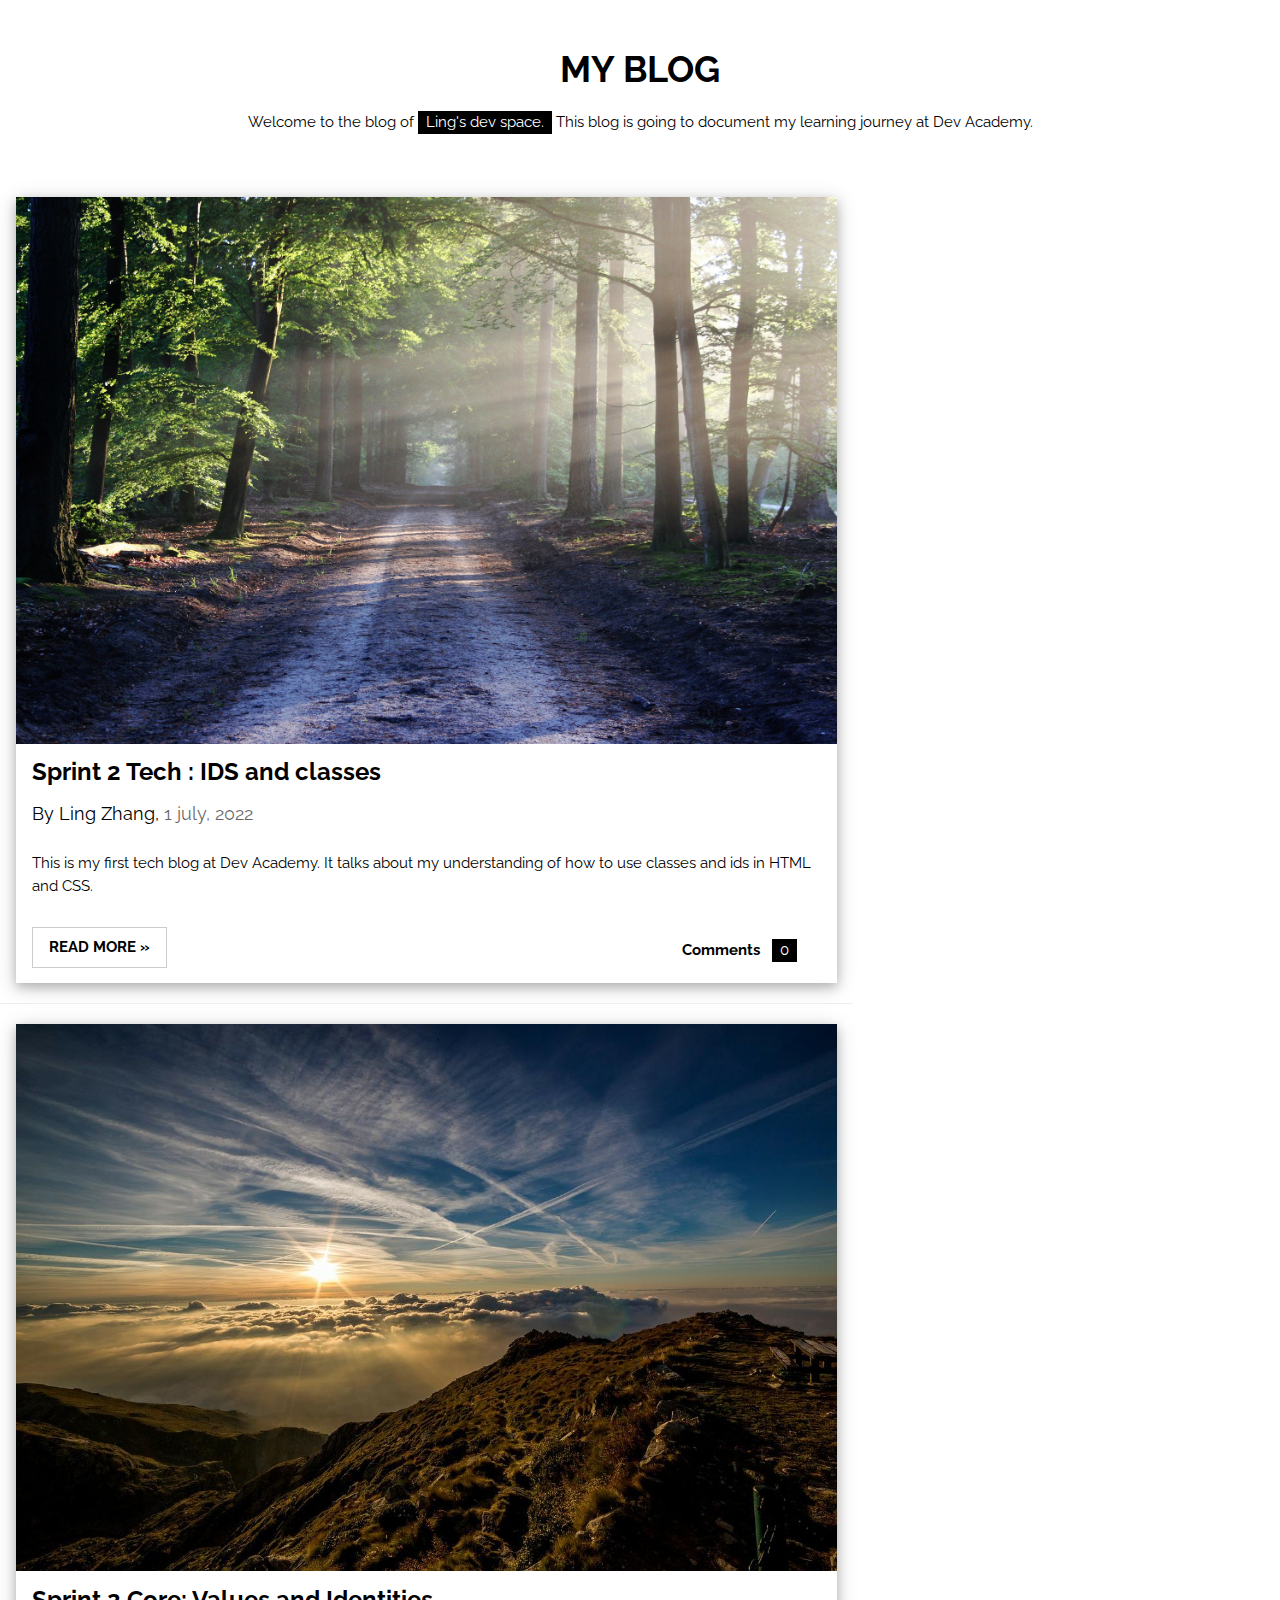
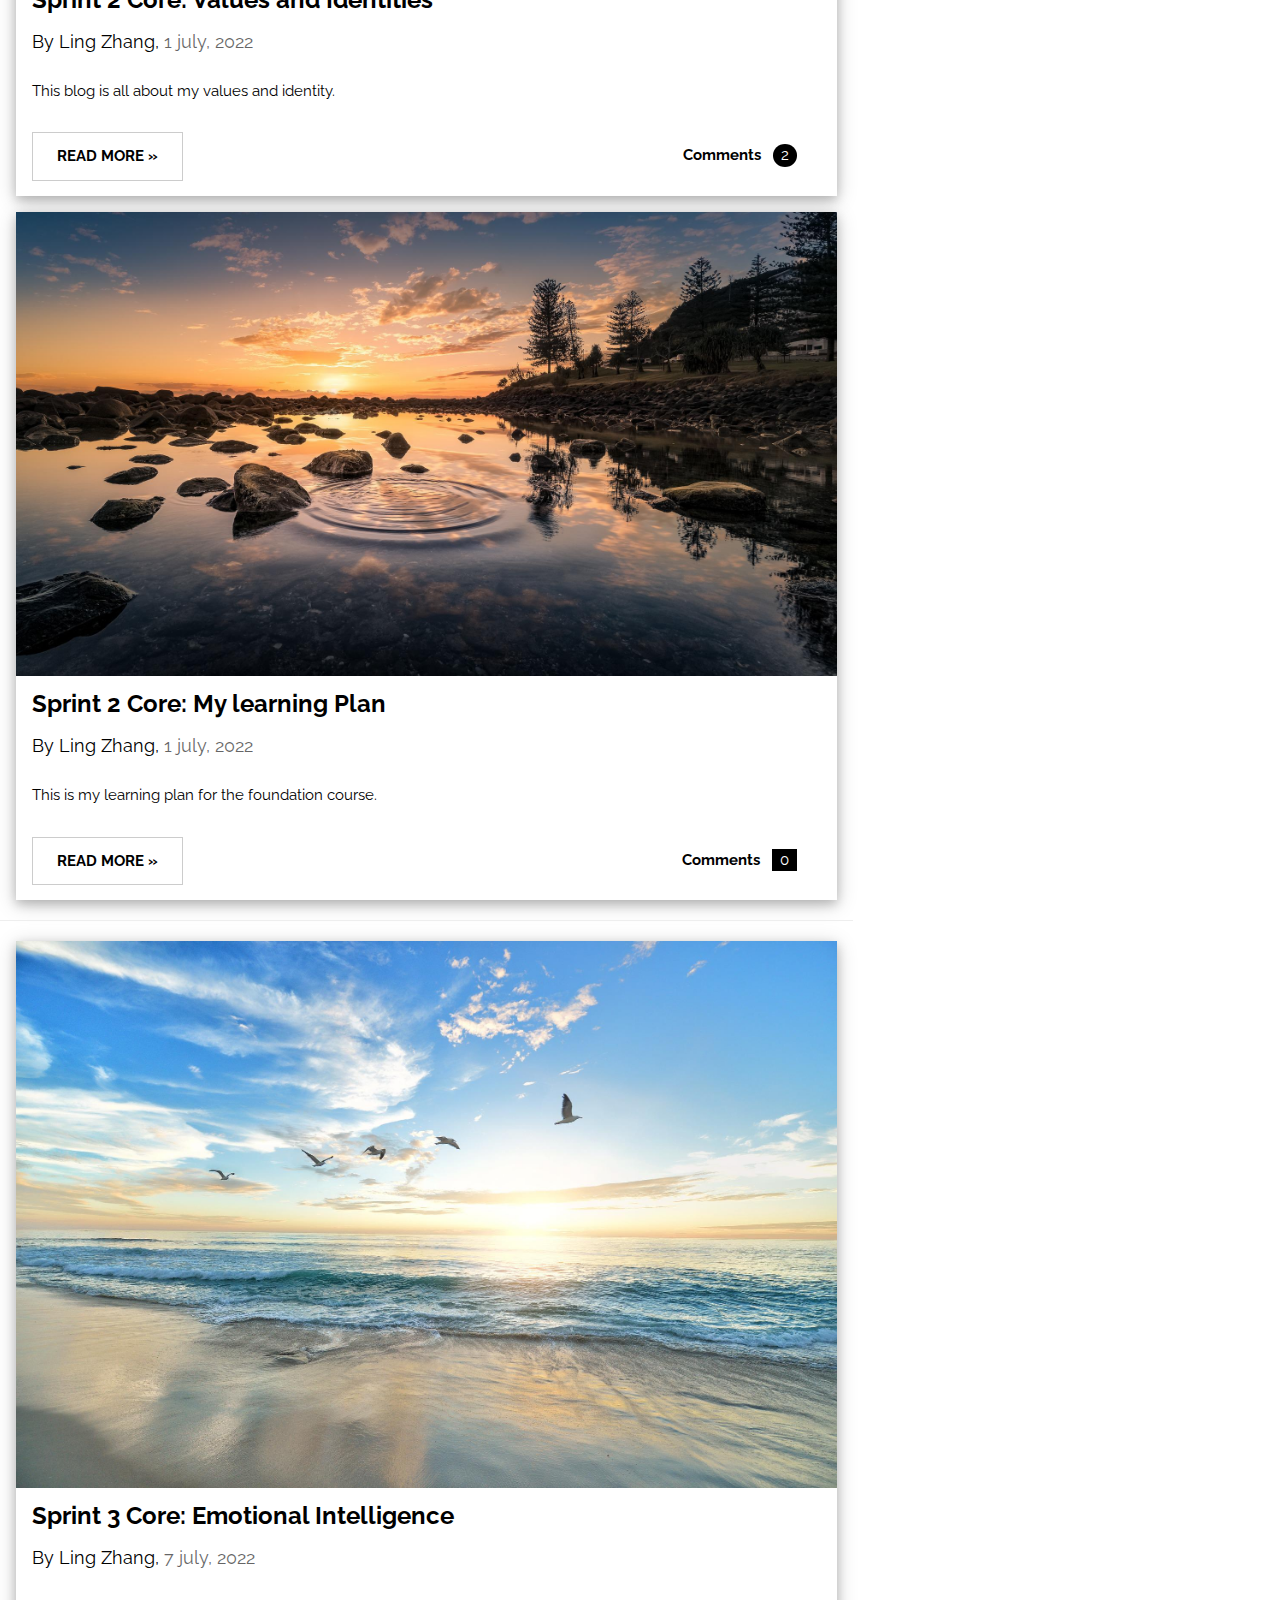
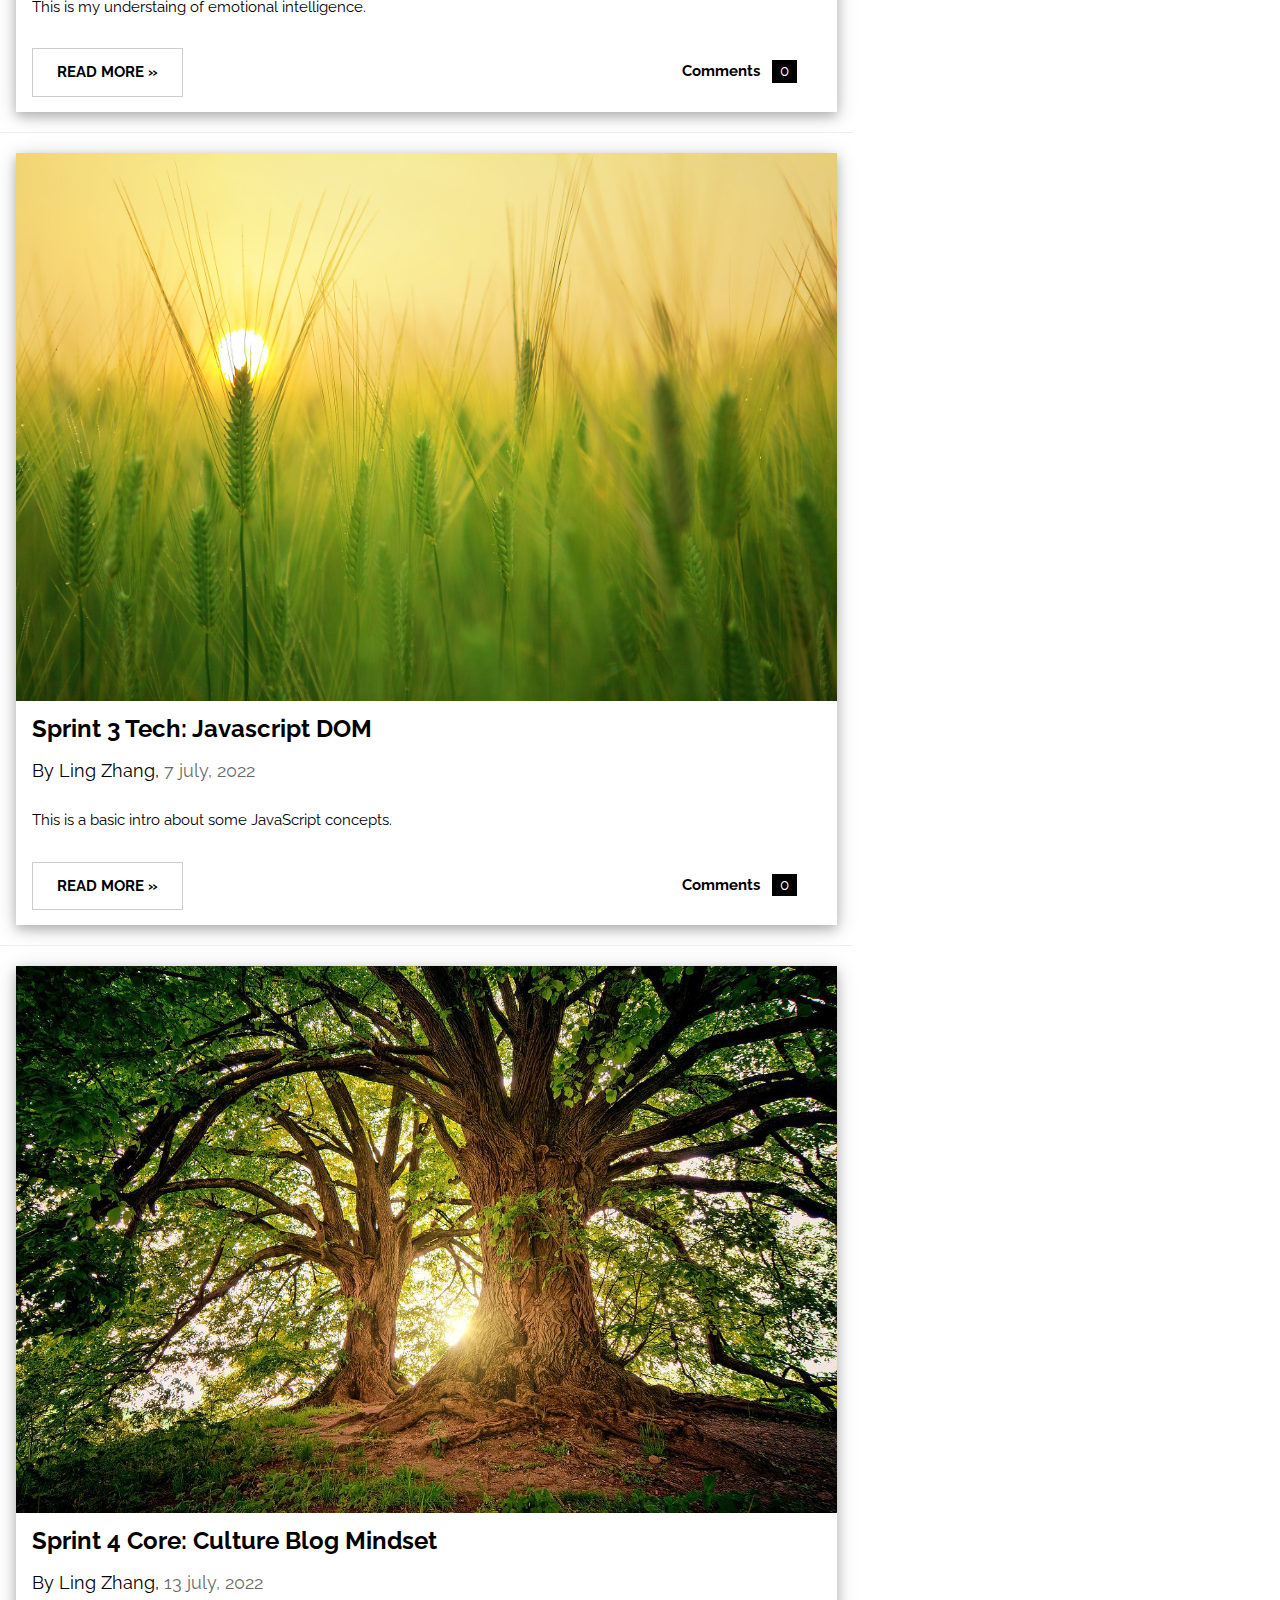
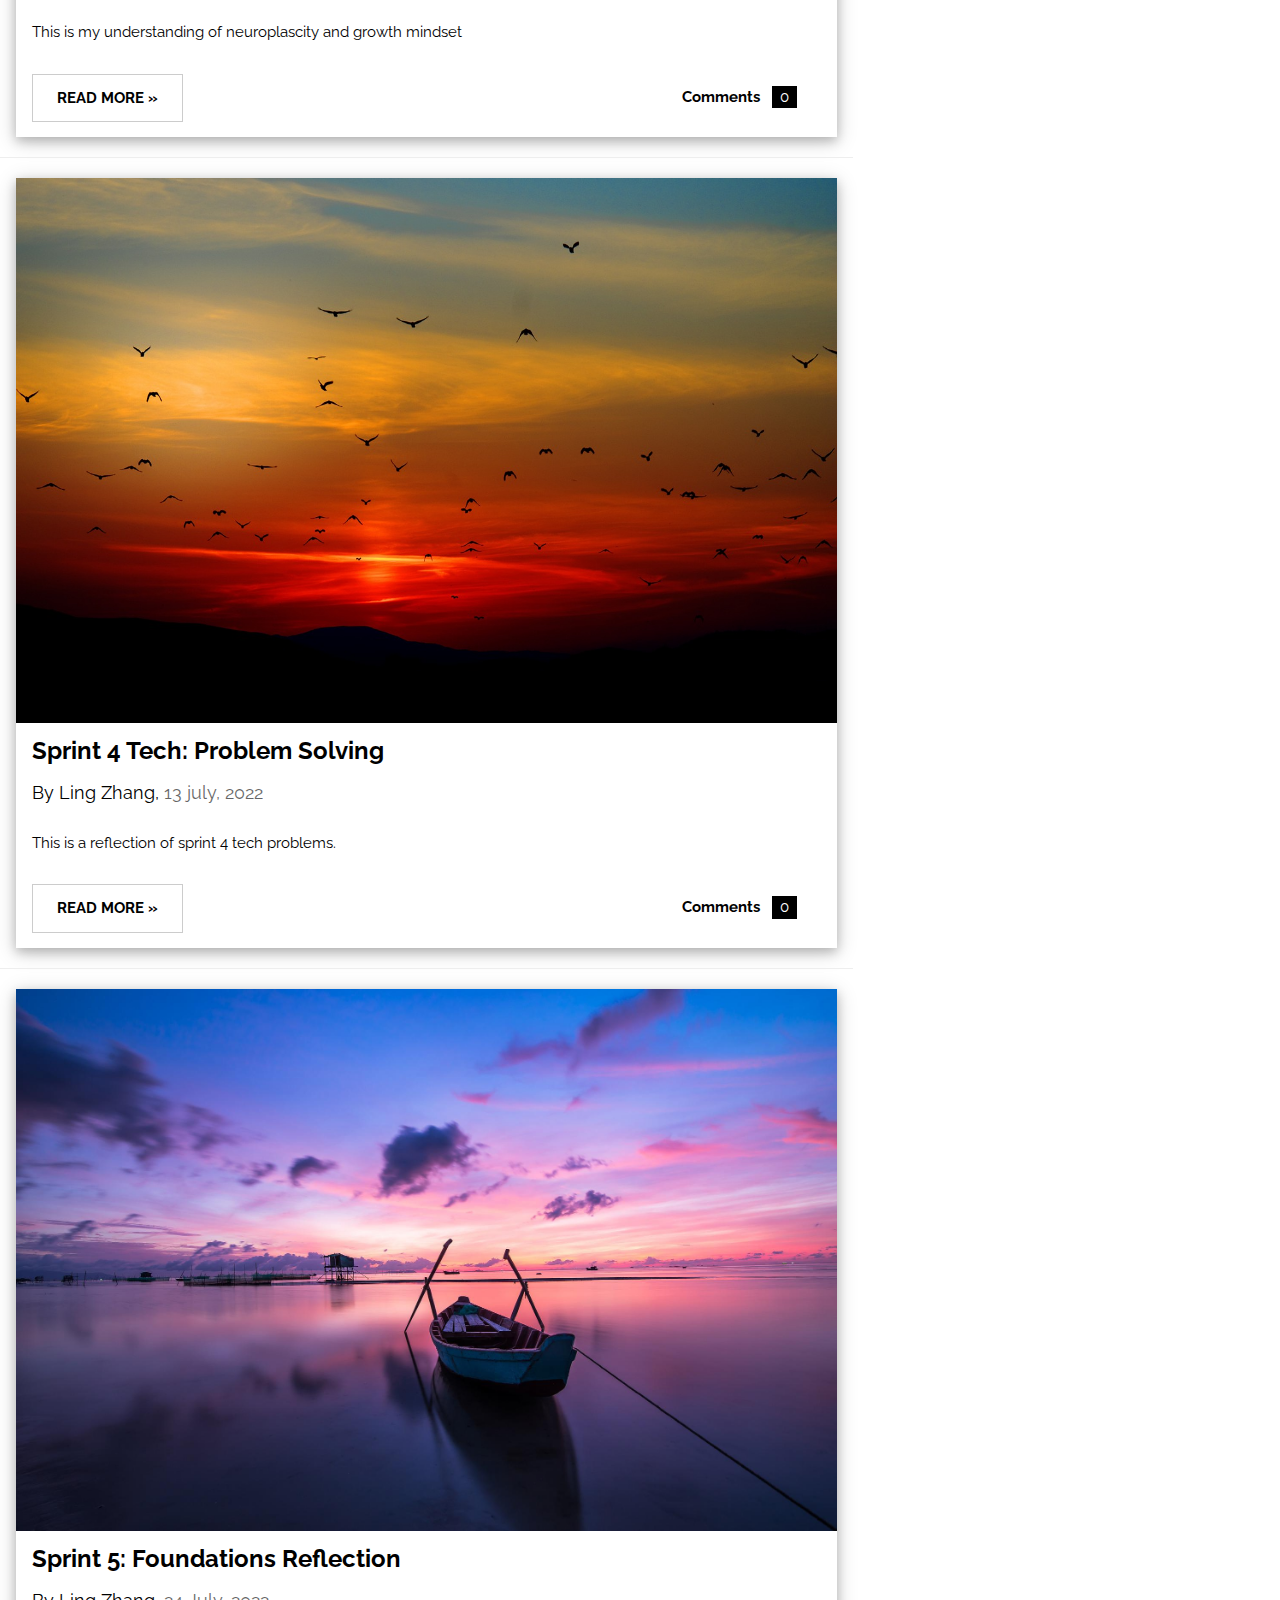
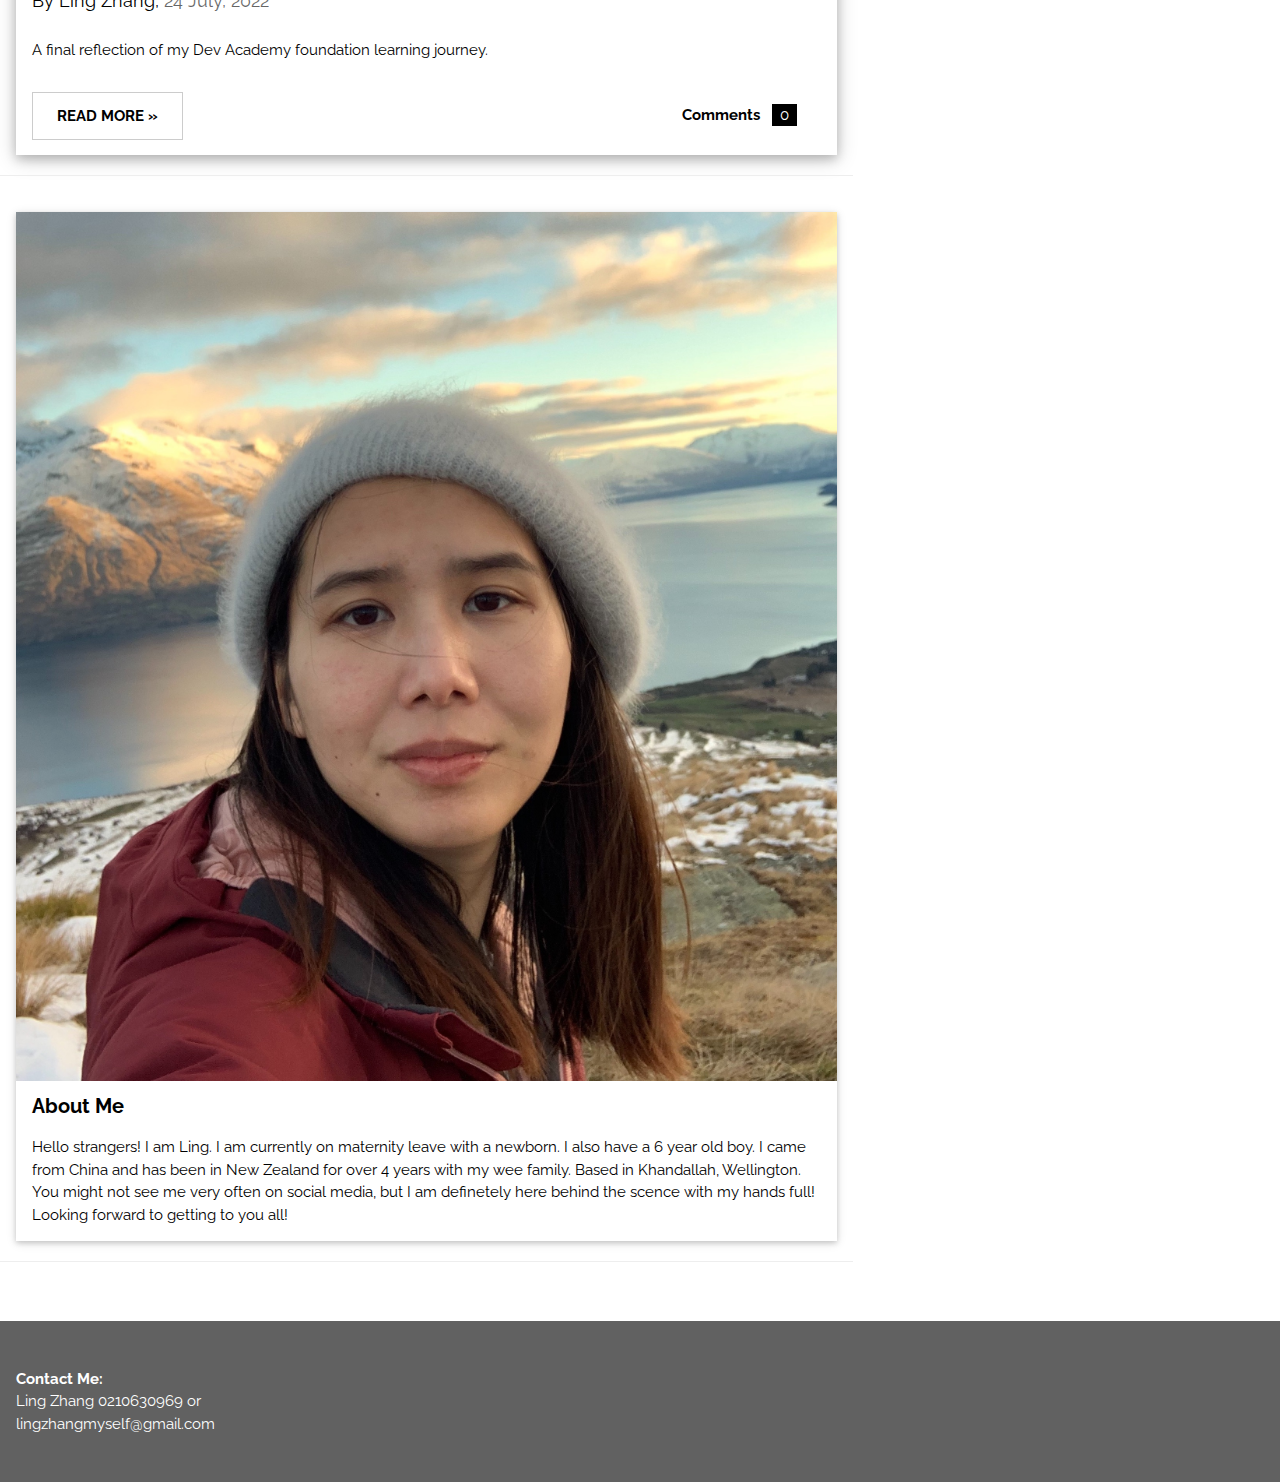
<file: index.html>
<!DOCTYPE html>

<html>
<title>Ling's Blog</title>
<meta charset="UTF-8">
<meta name="viewport" content="width=device-width, initial-scale=1.0">
<link rel="stylesheet" href="https://www.w3schools.com/w3css/4/w3.css">
<link rel="stylesheet" href="https://fonts.googleapis.com/css?family=Raleway">

<style>
body,h1,h2,h3,h4,h5 {font-family: "Raleway", sans-serif}


body{ 
    max-width:100%;
    max-height:100%;
} 

#card{
  margin-left: 33vw;
  max-width:100%;
  max-height:100%;
}

#w3-button w3-padding-large w3-white w3-border{
  margin-left: auto;
}



</style>

<!-- <body class="w3-light-grey"> -->
<body>
  <div id="body">

<div class="w3-content" style="max-width:1400px">

<!-- Header -->
<header class="w3-container w3-center w3-padding-32"> 
  <h1><b>MY BLOG</b></h1>
  <p>Welcome to the blog of <span class="w3-tag">Ling's dev space. </span> 
  This blog is going to document my learning journey at Dev Academy.</p>
</header>

<!-- Grid -->
<div class="w3-row">

<!-- Blog entries -->
<div class="w3-col l8 s12">
  <!-- Blog entry -->
  <div class="w3-card-4 w3-margin w3-white">
    <img src="./images/woods.jpg" alt="Nature" style="width:100%">
    <div class="w3-container">
      <h3><b>Sprint 2 Tech : IDS and classes</b></h3>
      <h5>By Ling Zhang, <span class="w3-opacity">1 july, 2022</span></h5>
    </div>

    <div class="w3-container">
      <p>This is my first tech blog at Dev Academy. It talks about my understanding of how to use classes and ids in HTML and CSS.</p>
      <div class="w3-row">
        <div class="w3-col m8 s12">
          <div class="flex-box">
            <p><a href="https://ling-starts-code.github.io/blog/html-css.html" target="_blank"><button class="w3-button w3-white w3-border"><b>READ MORE »</b></button></a></p>
          </div>
        </div>

        
        <div class="w3-col m4 w3-hide-small">
          <p><span class="w3-padding-large w3-right"><b>Comments  </b> <span class="w3-tag">0</span></span></p>
        </div>
      </div>
    </div>
  </div>
  <hr>

  <!-- Blog entry -->
  <div class="w3-card-4 w3-margin w3-white">
  <img src="./images/sunrise.jpg" alt="Sunrise" style="width:100%">
    <div class="w3-container">
      <h3><b>Sprint 2 Core: Values and Identities</b></h3>
      <h5>By Ling Zhang, <span class="w3-opacity">1 july, 2022</span></h5>
    </div>

    <div class="w3-container">
      <p>This blog is all about my values and identity. </p>
      <div class="w3-row">
        <div class="w3-col m8 s12">
          <p><a href="https://ling-starts-code.github.io/blog/identity-values.html" target="_blank"><button class="w3-button w3-padding-large w3-white w3-border"><b>READ MORE »</b></button></a></p>
        </div>
        <div class="w3-col m4 w3-hide-small">
          <p><span class="w3-padding-large w3-right"><b>Comments  </b> <span class="w3-badge">2</span></span></p>
        </div>
      </div>
    </div>
  </div>



  <!-- Blog entry -->
  <div class="w3-card-4 w3-margin w3-white">
    <img src="./images/lake.jpg" alt="Lake" style="width:100%">
    <div class="w3-container">
      <h3><b>Sprint 2 Core: My learning Plan</b></h3>
      <h5>By Ling Zhang, <span class="w3-opacity">1 july, 2022</span></h5>
    </div>

    <div class="w3-container">
      <p>This is my learning plan for the foundation course.</p>
      <div class="w3-row">
        <div class="w3-col m8 s12">
          <p><a href="https://ling-starts-code.github.io/blog/learning-plan.html" target="_blank"><button class="w3-button w3-padding-large w3-white w3-border"><b>READ MORE »</b></button></a></p>
        </div>
        
        <div class="w3-col m4 w3-hide-small">
          <p><span class="w3-padding-large w3-right"><b>Comments  </b> <span class="w3-tag">0</span></span></p>
        </div>
      </div>
    </div>
  </div>
  <hr>




  <!-- Blog entry -->
  <div class="w3-card-4 w3-margin w3-white">
    <img src="./images/beach.jpeg" alt="Lake" style="width:100%">
    <div class="w3-container">
      <h3><b>Sprint 3 Core: Emotional Intelligence</b></h3>
      <h5>By Ling Zhang, <span class="w3-opacity">7 july, 2022</span></h5>
    </div>

    <div class="w3-container">
      <p>This is my understaing of emotional intelligence.</p>
      <div class="w3-row">
        <div class="w3-col m8 s12">
          <p><a href="https://ling-starts-code.github.io/blog/emotional-intelligence.html" target="_blank"><button class="w3-button w3-padding-large w3-white w3-border"><b>READ MORE »</b></button></a></p>
        </div>
        
        <div class="w3-col m4 w3-hide-small">
          <p><span class="w3-padding-large w3-right"><b>Comments  </b> <span class="w3-tag">0</span></span></p>
        </div>
      </div>
    </div>
  </div>
  <hr>

<!-- Blog entry -->
<div class="w3-card-4 w3-margin w3-white">
  <img src="./images/wheat.jpeg" alt="wheat" style="width:100%">
  <div class="w3-container">
    <h3><b>Sprint 3 Tech: Javascript DOM</b></h3>
    <h5>By Ling Zhang, <span class="w3-opacity">7 july, 2022</span></h5>
  </div>

  <div class="w3-container">
    <p>This is a basic intro about some JavaScript concepts.</p>
    <div class="w3-row">
      <div class="w3-col m8 s12">
        <p><a href="https://ling-starts-code.github.io/blog/javascript-dom.html" target="_blank"><button class="w3-button w3-padding-large w3-white w3-border"><b>READ MORE »</b></button></a></p>
      </div>
      
      <div class="w3-col m4 w3-hide-small">
        <p><span class="w3-padding-large w3-right"><b>Comments  </b> <span class="w3-tag">0</span></span></p>
      </div>
    </div>
  </div>
</div>
<hr>

<!-- Blog entry -->
<div class="w3-card-4 w3-margin w3-white">
  <img src="./images/trees.jpeg" style="width:100%">
  <div class="w3-container">
    <h3><b>Sprint 4 Core: Culture Blog Mindset</b></h3>
    <h5>By Ling Zhang, <span class="w3-opacity">13 july, 2022</span></h5>
  </div>

  <div class="w3-container">
    <p>This is my understanding of neuroplascity and growth mindset</p>
    <div class="w3-row">
      <div class="w3-col m8 s12">
        <p><a href="https://ling-starts-code.github.io/blog/neuroplasticity.html " target="_blank"><button class="w3-button w3-padding-large w3-white w3-border"><b>READ MORE »</b></button></a></p>
      </div>
      
      <div class="w3-col m4 w3-hide-small">
        <p><span class="w3-padding-large w3-right"><b>Comments  </b> <span class="w3-tag">0</span></span></p>
      </div>
    </div>
  </div>
</div>
<hr>


<div class="w3-card-4 w3-margin w3-white">
  <img src="./images/mountains.jpeg" style="width:100%">
  <div class="w3-container">
    <h3><b>Sprint 4 Tech: Problem Solving</b></h3>
    <h5>By Ling Zhang, <span class="w3-opacity">13 july, 2022</span></h5>
  </div>

  <div class="w3-container">
    <p>This is a reflection of sprint 4 tech problems.</p>
    <div class="w3-row">
      <div class="w3-col m8 s12">
        <p><a href="https://ling-starts-code.github.io/blog/problem-solving.html " target="_blank"><button class="w3-button w3-padding-large w3-white w3-border"><b>READ MORE »</b></button></a></p>
      </div>
      
      <div class="w3-col m4 w3-hide-small">
        <p><span class="w3-padding-large w3-right"><b>Comments  </b> <span class="w3-tag">0</span></span></p>
      </div>
    </div>
  </div>
</div>
<hr>

<div class="w3-card-4 w3-margin w3-white">
  <img src="./images/boat.jpeg" alt="boat" style="width:100%">
  <div class="w3-container">
    <h3><b>Sprint 5: Foundations Reflection </b></h3>
    <h5>By Ling Zhang, <span class="w3-opacity"> 24 July, 2022</span></h5>
  </div>

  <div class="w3-container">
    <p>A final reflection of my Dev Academy foundation learning journey.</p>
    <div class="w3-row">
      <div class="w3-col m8 s12">
        <p><a href="https://ling-starts-code.github.io/blog/foundations-reflection.html" target="_blank"><button class="w3-button w3-padding-large w3-white w3-border"><b>READ MORE »</b></button></a></p>
      </div>
      
      <div class="w3-col m4 w3-hide-small">
        <p><span class="w3-padding-large w3-right"><b>Comments  </b> <span class="w3-tag">0</span></span></p>
      </div>
    </div>
  </div>
</div>
<hr>



  <!-- END BLOG ENTRIES -->
</div>

<!-- Introduction menu -->
<div class="w3-col l8">
  <!-- About Card -->
  <div id="card" class="w3-card w3-margin w3-margin-top">
  <img src="./images/blog profile.jpg" style="width:100%">
    <div class="w3-container w3-white">
      <h4><b>About Me</b></h4>
      <p>Hello strangers! I am Ling. I am currently on maternity leave with a newborn. I also have a 6 year old boy. I came from China and has been in New Zealand for over 4 years with my wee family. Based in Khandallah, Wellington. You might not see me very often on social media, but I am definetely here behind the scence with my hands full! Looking forward to getting to you all!  </p>
    </div>
  </div><hr>
  
<!-- END Introduction Menu -->
</div>

<!-- END GRID -->
</div><br>

<!-- END w3-content -->
</div>
</div>

<!-- Footer -->
<footer class="w3-container w3-dark-grey w3-padding-32 w3-margin-top">
  <p><b>Contact Me:</b><br> Ling Zhang 0210630969 or <br>lingzhangmyself@gmail.com</p>
</footer>

</body>
</html>
</file>
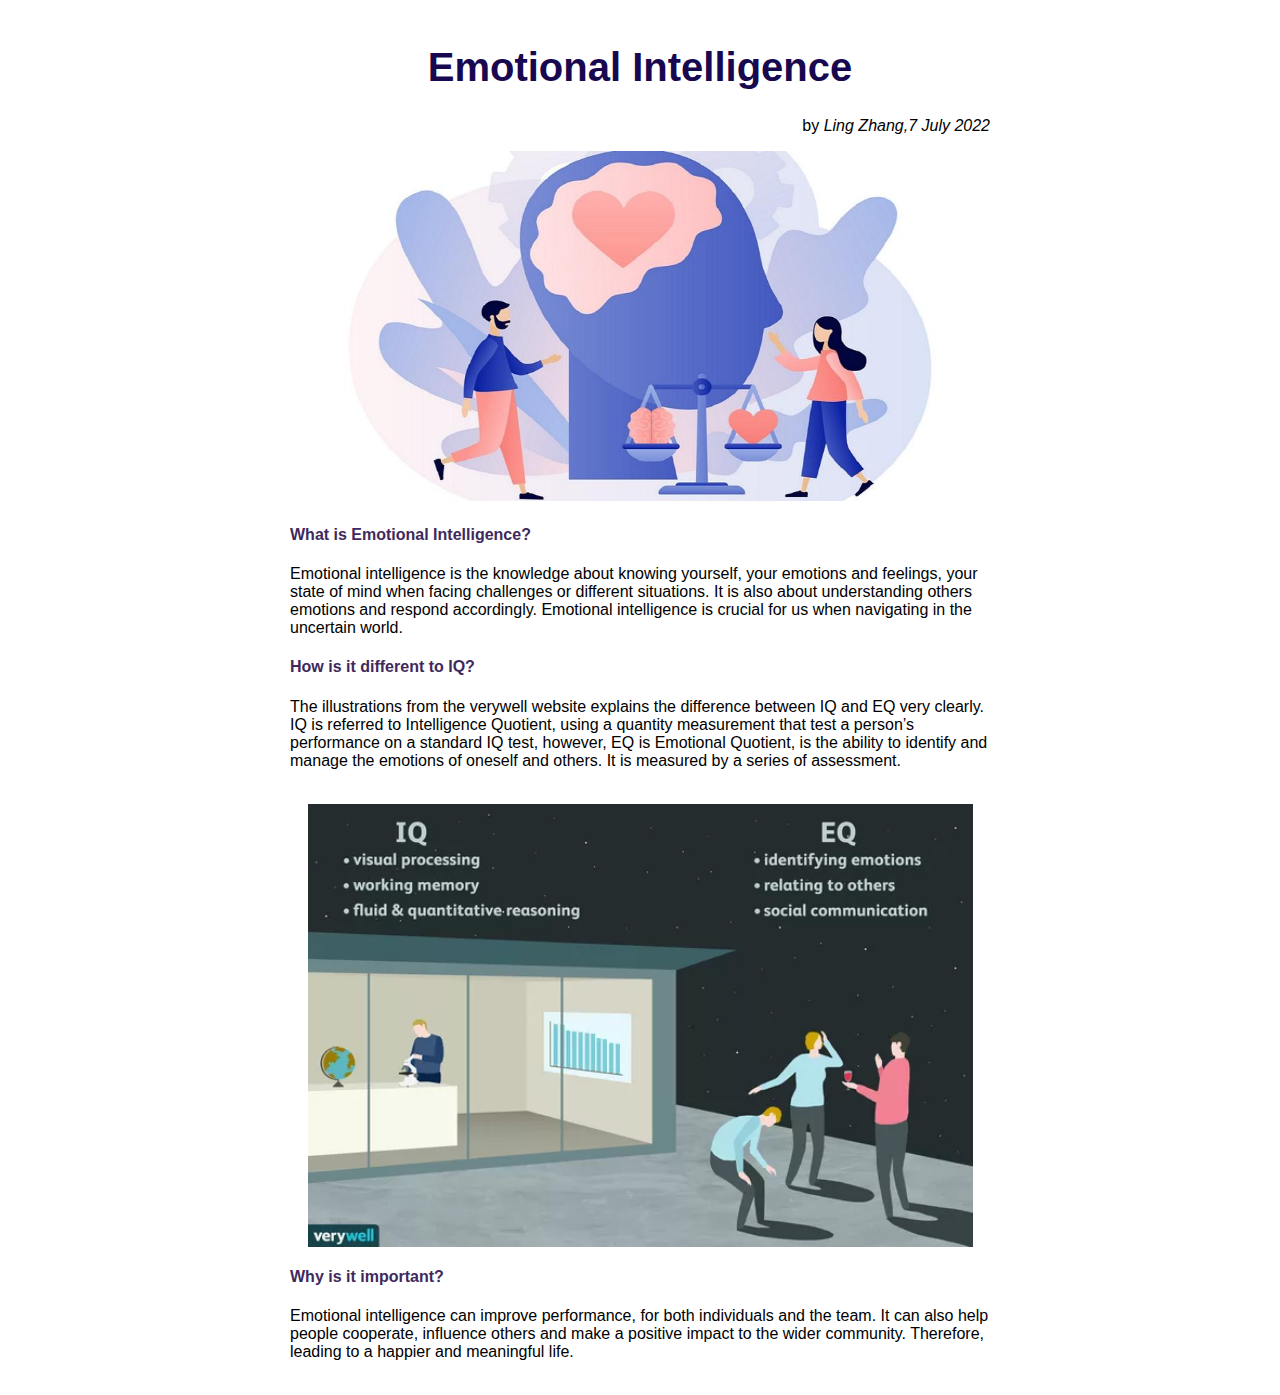
<file: blog/emotional-intelligence.html>
<!DOCTYPE html>
<html lang="en">
<head>
  <meta charset="UTF-8">
  <meta http-equiv="X-UA-Compatible" content="IE=edge">
  <meta name="viewport" content="width=device-width, initial-scale=1.0">
  <title>Sprint 3 Core Emotional Intelligence</title>
  <style>
		article {
			width: 700px;
			border: 2px rgb(233, 208, 208);
			padding: 10px;
			border-radius: 10px;
			margin: 0 auto;
		}

		h1 {
			color: rgb(24, 8, 79);
      font-size: 40px;
      text-align: center;
		}

    h4{
      color: rgb(63, 41, 92);
    }

    body { 
      font-family: 'Helvetica';
    }

    img {
      width: 100%;
      height: auto;
    }
    .author{
      text-align: right;
    }
    .center {
      display: block;
      margin-left: auto;
      margin-right: auto;
      width: 95%;
    }
	</style>
</head>


<body>
  <article>
    <h1>Emotional Intelligence</h1>
    <p class="author">by <i>Ling Zhang,7 July 2022</i></p>
    <div>
      <img src="../images/emotional intelligence.jpeg">
  </div>

  <h4>What is Emotional Intelligence?</h4>
  <p>
    Emotional intelligence is the knowledge about knowing yourself, your emotions and feelings, your state of mind when facing challenges or different situations. It is also about understanding others emotions and respond accordingly. Emotional intelligence is crucial for us when navigating in the uncertain world. 
  </p>

  <h4>How is it different to IQ?</h4>
  <p>
    The illustrations from the verywell website explains the difference between IQ and EQ very clearly. IQ is referred to Intelligence Quotient, using a quantity measurement that test a person’s performance on a standard IQ test, however, EQ is Emotional Quotient, is the ability to identify and manage the emotions of oneself and others. It is measured by a series of assessment. 
  </p><br>
    <img class="center" src="../images/IQ and EQ.png" alt="IQ and EQ">
   
  <h4> Why is it important?</h4>
  <p>
    Emotional intelligence can improve performance, for both individuals and the team. It can also help people cooperate, influence others and make a positive impact to the wider community. Therefore, leading to a happier and meaningful life.  
  </p>
  
  </article> 
</body>
</html>
</file>
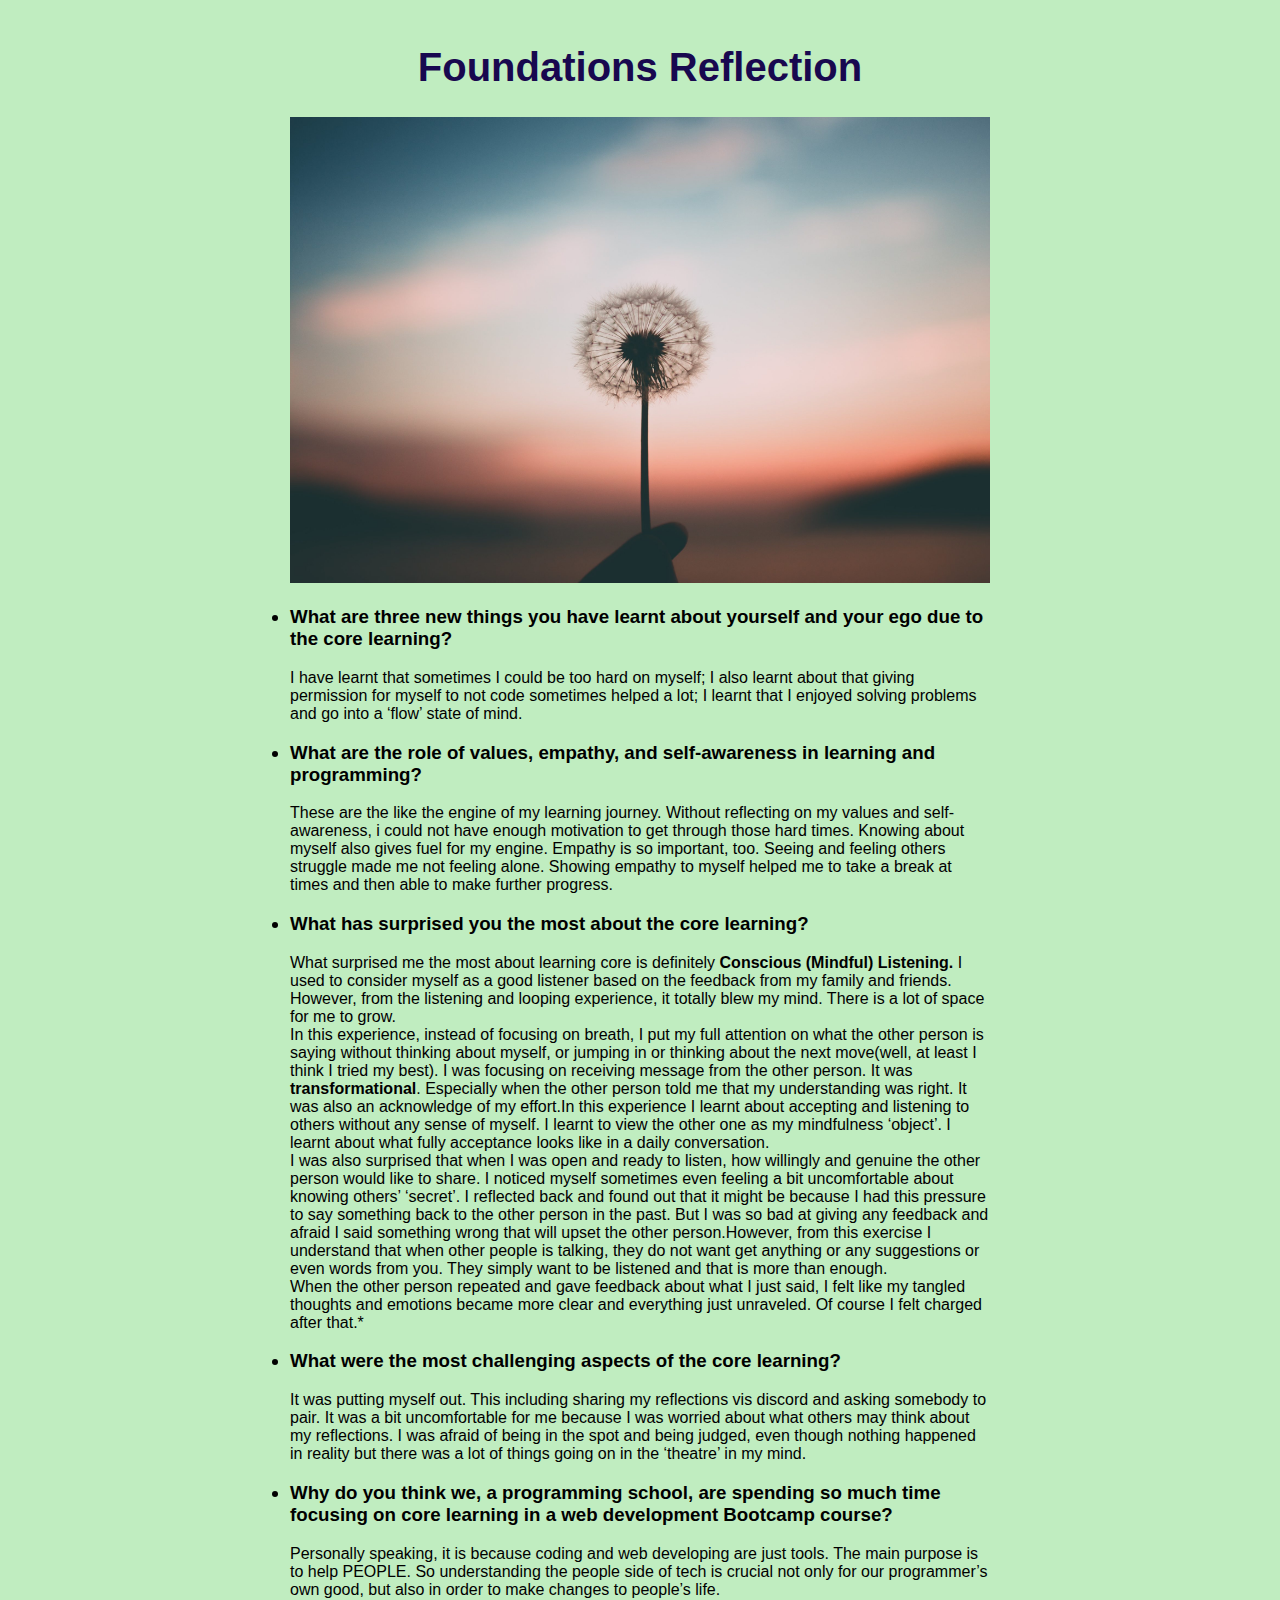
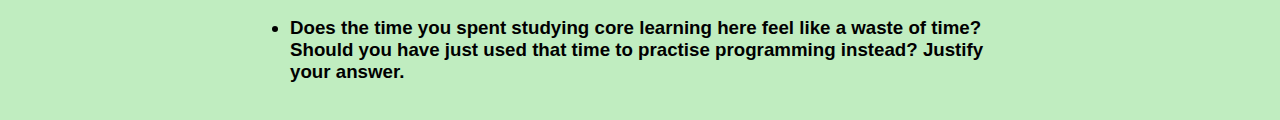
<file: blog/foundations-reflection.html>
<!DOCTYPE html>
<html lang="en">
<head>
  <meta charset="UTF-8">
  <meta http-equiv="X-UA-Compatible" content="IE=edge">
  <meta name="viewport" content="width=device-width, initial-scale=1.0">
  <title>Sprint 5 Foundations Reflection</title>
  <link href="../main.css" rel="stylesheet" type="text/css">
</head>

<body>
  <article>
    <h1> Foundations Reflection</h1>
      <div>
      <img src="../images/spint5.jpeg">
    </div>
    
    <h3>What are three new things you have learnt about yourself and your ego due to the core learning?</h3>
    <p>
      I have learnt that sometimes I could be too hard on myself; I also learnt about that giving permission for myself to not code sometimes helped a lot; I learnt that I enjoyed solving problems and go into a ‘flow’ state of mind.
    </p>
    <h3> What are the role of values, empathy, and self-awareness in learning and programming?</h3>
    <p>
      These are the like the engine of my learning journey. Without reflecting on my values and self-awareness, i could not have enough motivation to get through those hard times. Knowing about myself also gives fuel for my engine. Empathy is so important, too. Seeing and feeling others struggle made me not feeling alone. Showing empathy to myself helped me to take a break at times and then able to make further progress.
    </p>
    <h3> What has surprised you the most about the core learning? </h3>
  
    <p>
      What surprised me the most about learning core is definitely <strong>Conscious (Mindful) Listening.</strong> I used to consider myself as a good listener based on the feedback from my family and friends. However, from the listening and looping experience, it totally blew my mind. There is a lot of space for me to grow.

      <br>In this experience, instead of focusing on breath, I put my full attention on what the other person is saying without thinking about myself, or jumping in or thinking about the next move(well, at least I think I tried my best). I was focusing on  receiving message from the other person. It was <strong>transformational</strong>. Especially when the other person told me that my understanding was right. It was also an acknowledge of my effort.In this experience I learnt about accepting and listening to others without any sense of myself. I learnt to view the other one as my mindfulness ‘object’.  I learnt about what fully acceptance looks like in a daily conversation.

      <br>I was also surprised that when I was open and ready to listen, how willingly and genuine the other person would like to share. I noticed myself sometimes even feeling a bit uncomfortable about knowing others’ ‘secret’. I reflected back and found out that it might be because I had this pressure to say something back to the other person in the past. But I was so bad at giving any feedback and afraid I said something wrong that will upset the other person.However, from this exercise I understand that when other people is talking, they do not want get anything or any suggestions or even words from you. They simply want to be listened and that is more than enough.

      <br>When the other person repeated and gave feedback about what I just said, I felt like my tangled thoughts and emotions became more clear and everything just unraveled. Of course I felt charged after that.*
    </p>
    <h3> What were the most challenging aspects of the core learning?</h3>
    <p>
      It was putting myself out. This including sharing my reflections vis discord and asking somebody to pair. It was a bit uncomfortable for me because I was worried about what others may think about my reflections. I was afraid of being in the spot and being judged, even though nothing happened in reality but there was a lot of things going on in the  ‘theatre’ in my mind.
    </p>
    <h3> Why do you think we, a programming school, are spending so much time focusing on core learning in a web development Bootcamp course?</h3>
    <p>
      Personally speaking, it is because coding and web developing are just tools. The main purpose is to help PEOPLE. So understanding the people side of tech is crucial not only for our programmer’s own good, but also in order to make changes to people’s life.
    </p>
    <h3> Does the time you spent studying core learning here feel like a waste of time? Should you have just used that time to practise programming instead? Justify your answer.</h3>
    <p>
      
    </p>
  </article>
</body>
</html>
</file>
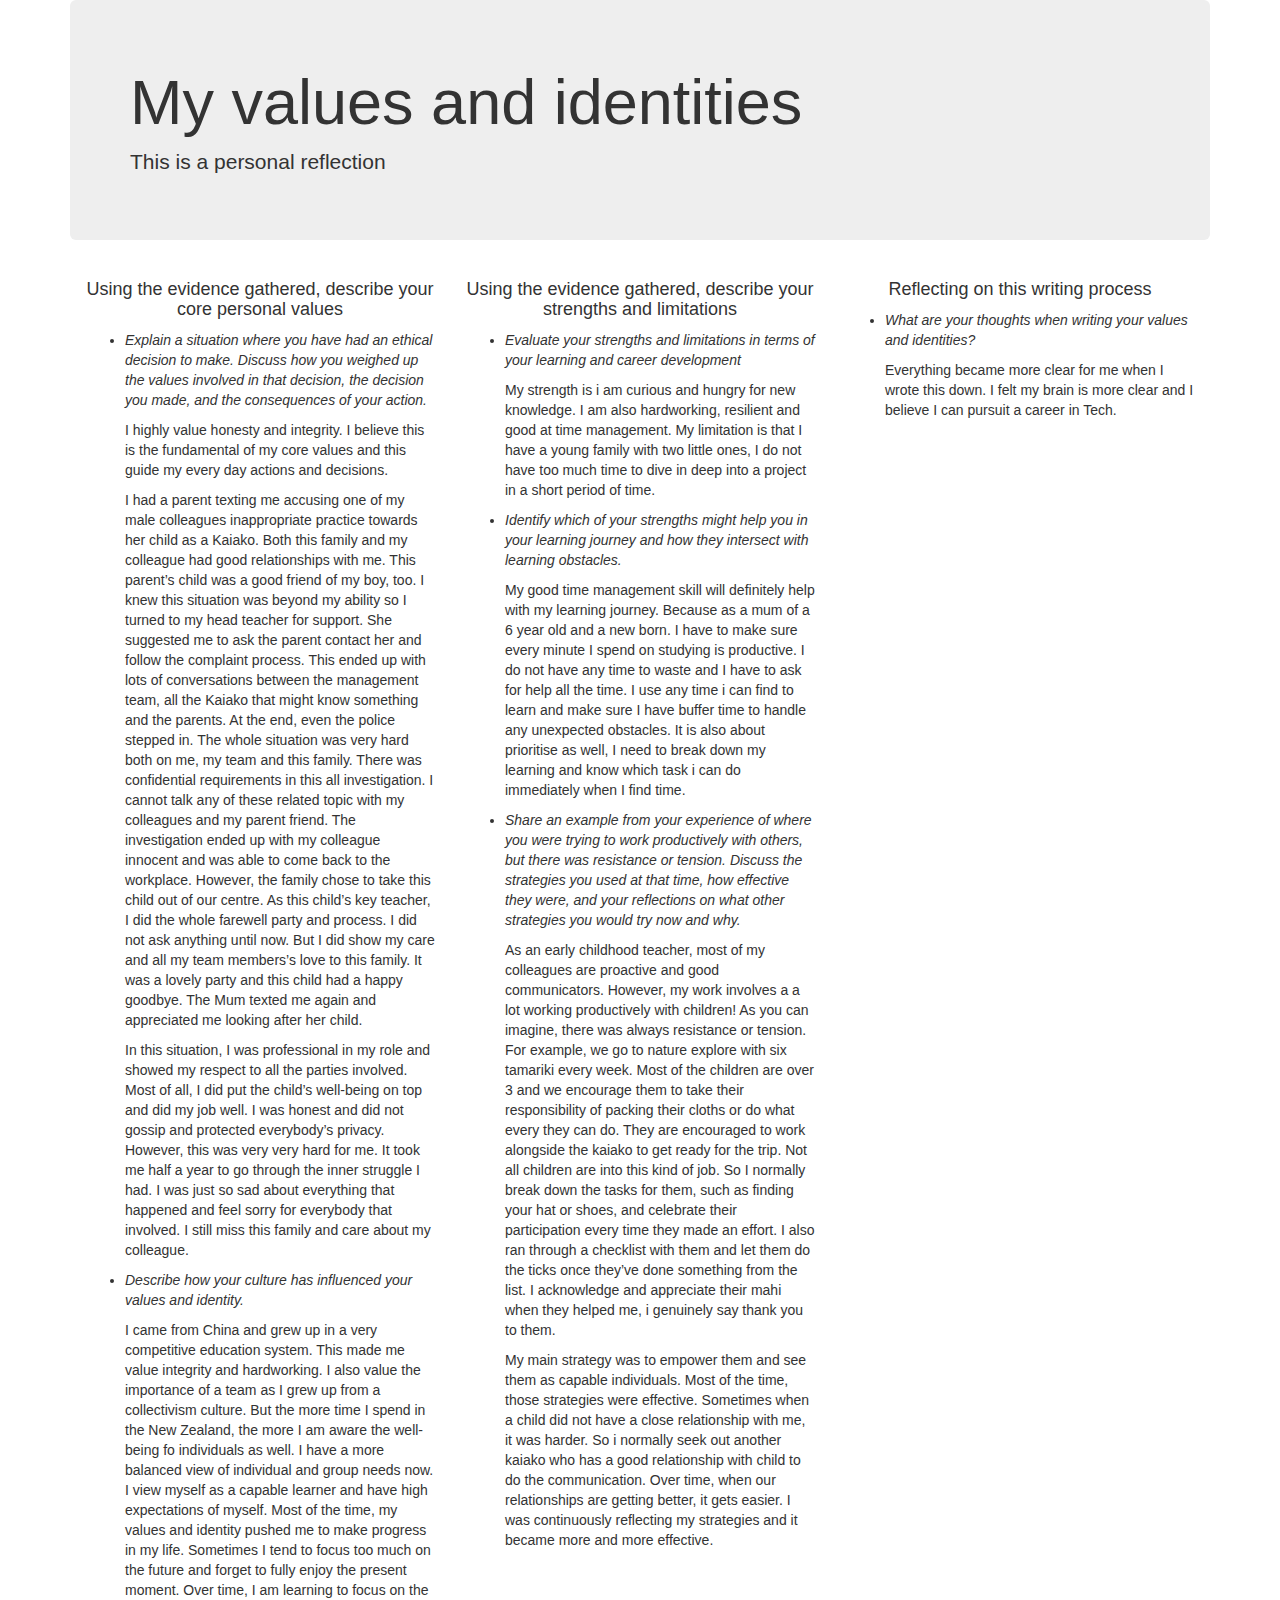
<file: blog/identity-values.html>
<!DOCTYPE html>
<html lang="en">
<head>
  <title>Values and Identities</title>
  <meta charset="utf-8">
  <meta name="viewport" content="width=device-width, initial-scale=1">
  <link rel="stylesheet" href="https://maxcdn.bootstrapcdn.com/bootstrap/3.4.1/css/bootstrap.min.css">
  </head>
<body>

<style>
h4 {text-align: center;}
p {text-align: left;}

#body {
height: 100%;
width: 100%;
}
</style>

<div class="container">
  <div class="jumbotron">
    <h1>My values and identities</h1>
    <p>This is a personal reflection</p> 
  </div>
  
  <div class="column">
    <div class="col-sm-4">
      <h4>Using the evidence gathered, describe your core personal values</h4>
      <ul>
      <li><p><i>Explain a situation where you have had an ethical decision to make. Discuss how you weighed up the values involved in that decision, the decision you made, and the consequences of your action.</i></p></li>
      <p>I highly value honesty and integrity. I believe this is the fundamental of my core values and this guide my every day actions and decisions.</p>
      <p>I had a parent texting me accusing one of my male colleagues inappropriate practice towards her child as a Kaiako. Both this family and my colleague had good relationships with me. This parent’s child was a good friend of my boy, too. I knew this situation was beyond my ability so I turned to my head teacher for support. She suggested me to ask the parent contact her and follow the complaint process. This ended up with lots of conversations between the management team, all the Kaiako that might know something and the parents. At the end, even the police stepped in. The whole situation was very hard both on me, my team and this family. There was confidential requirements in this all investigation. I cannot talk any of these related topic with my colleagues and my parent friend. The investigation ended up with my colleague innocent and was able to come back to the workplace. However, the family chose to take this child out of our centre. As this child’s key teacher, I did the whole farewell party and process. I did not ask anything until now. But I did show my care and all my team members’s love to this family. It was a lovely party and this child had a happy goodbye. The Mum texted me again and appreciated me looking after her child.</p>
      <p>In this situation, I was professional in my role and showed my respect to all the parties involved. Most of all, I did put the child’s well-being on top and did my job well. I was honest and did not gossip and protected everybody’s privacy. However, this was very very hard for me. It took me half a year to go through the inner struggle I had. I was just so sad about everything that happened and feel sorry for everybody that involved. I still miss this family and care about my colleague.</p>
      
      
      
      <li><p><i>Describe how your culture has influenced your values and identity.</i></p>
      </li>
      <p>I came from China and grew up in a very competitive education system. This made me value integrity and hardworking. I also value the importance of a team as I grew up from a collectivism  culture. But the more time I spend in the New Zealand, the more I am aware the well-being fo individuals as well. I have a more balanced view of individual and group needs now. I view myself as a capable learner and have high expectations of myself. Most of the time, my values and identity pushed me to make progress in my life. Sometimes I tend to focus too much on the future and forget to fully enjoy the present moment. Over time, I am learning to focus on the progress instead of the end results. </p>
      </ul>
    </div>
    
    <div class="column">
    <div class="col-sm-4">
      <h4>Using the evidence gathered, describe your strengths and limitations</h4>
      <ul>
      <li><p><i>Evaluate your strengths and limitations in terms of your learning and career development</i></p></li>
      <p>My strength is i am curious and hungry for new knowledge. I am also hardworking, resilient and good at time management. My limitation is that I have a young family with two little ones, I do not have too much time to dive in deep into a project in a short period of time. </p>
      
      <li><p><i>Identify which of your strengths might help you in your learning journey and how they intersect with learning obstacles.</i></p></li>
      <p>My good time management skill will definitely help with my learning journey. Because as a mum of a 6 year old and a new born. I have to make sure every minute I spend on studying is productive. I do not have any time to waste and I have to ask for help all the time. I use any time i can find to learn and make sure I have buffer time to handle any unexpected obstacles. It is also about prioritise as well, I need to break down my learning and know which task i can do immediately when I find time. </p>
      
      <li><p><i>Share an example from your experience of where you were trying to work productively with others, but there was resistance or tension. Discuss the strategies you used at that time, how effective they were, and your reflections on what other strategies you would try now and why.</i></p></li>
      <p>As an early childhood teacher, most of my colleagues are proactive and good communicators. However,  my work involves a a lot working productively with children! As you can imagine, there was always resistance or tension. For example, we go to nature explore with six tamariki every week. Most of the children are over 3 and we encourage them to take their responsibility of packing their cloths or do what every they can do. They are encouraged to  work alongside the kaiako to get ready for the trip. Not all children are into this kind of job. So I normally break down the tasks for them, such as finding your hat or shoes, and celebrate their participation every time they made an effort. I also ran through a checklist with them and let them do the ticks once they’ve done something from the list. I acknowledge and appreciate their mahi when they helped me, i genuinely say thank you to them. </p>
      <p>My main strategy was to empower them and see them as capable individuals. Most of the time, those strategies were effective. Sometimes when a child did not have a close relationship with me, it was harder. So i normally seek out another kaiako who has a good relationship with child to do the communication. Over time, when our relationships are getting better, it gets easier. I was continuously reflecting my strategies and it became more and more effective. </p>
      
      </ul>
    </div>

    <div class="column">
      <div class="col-sm-4">
        <h4>Reflecting on this writing process</h4>
        <ul>
        <li><p><i>What are your thoughts when writing your values and identities? </i></p></li>
        <p>
          Everything became more clear for me when I wrote this down. I felt my brain is more clear and I believe I can pursuit a career in Tech.
        </p>
        
        </ul>
      </div>
    
  </div>
</div>

</body>
</html>
</file>
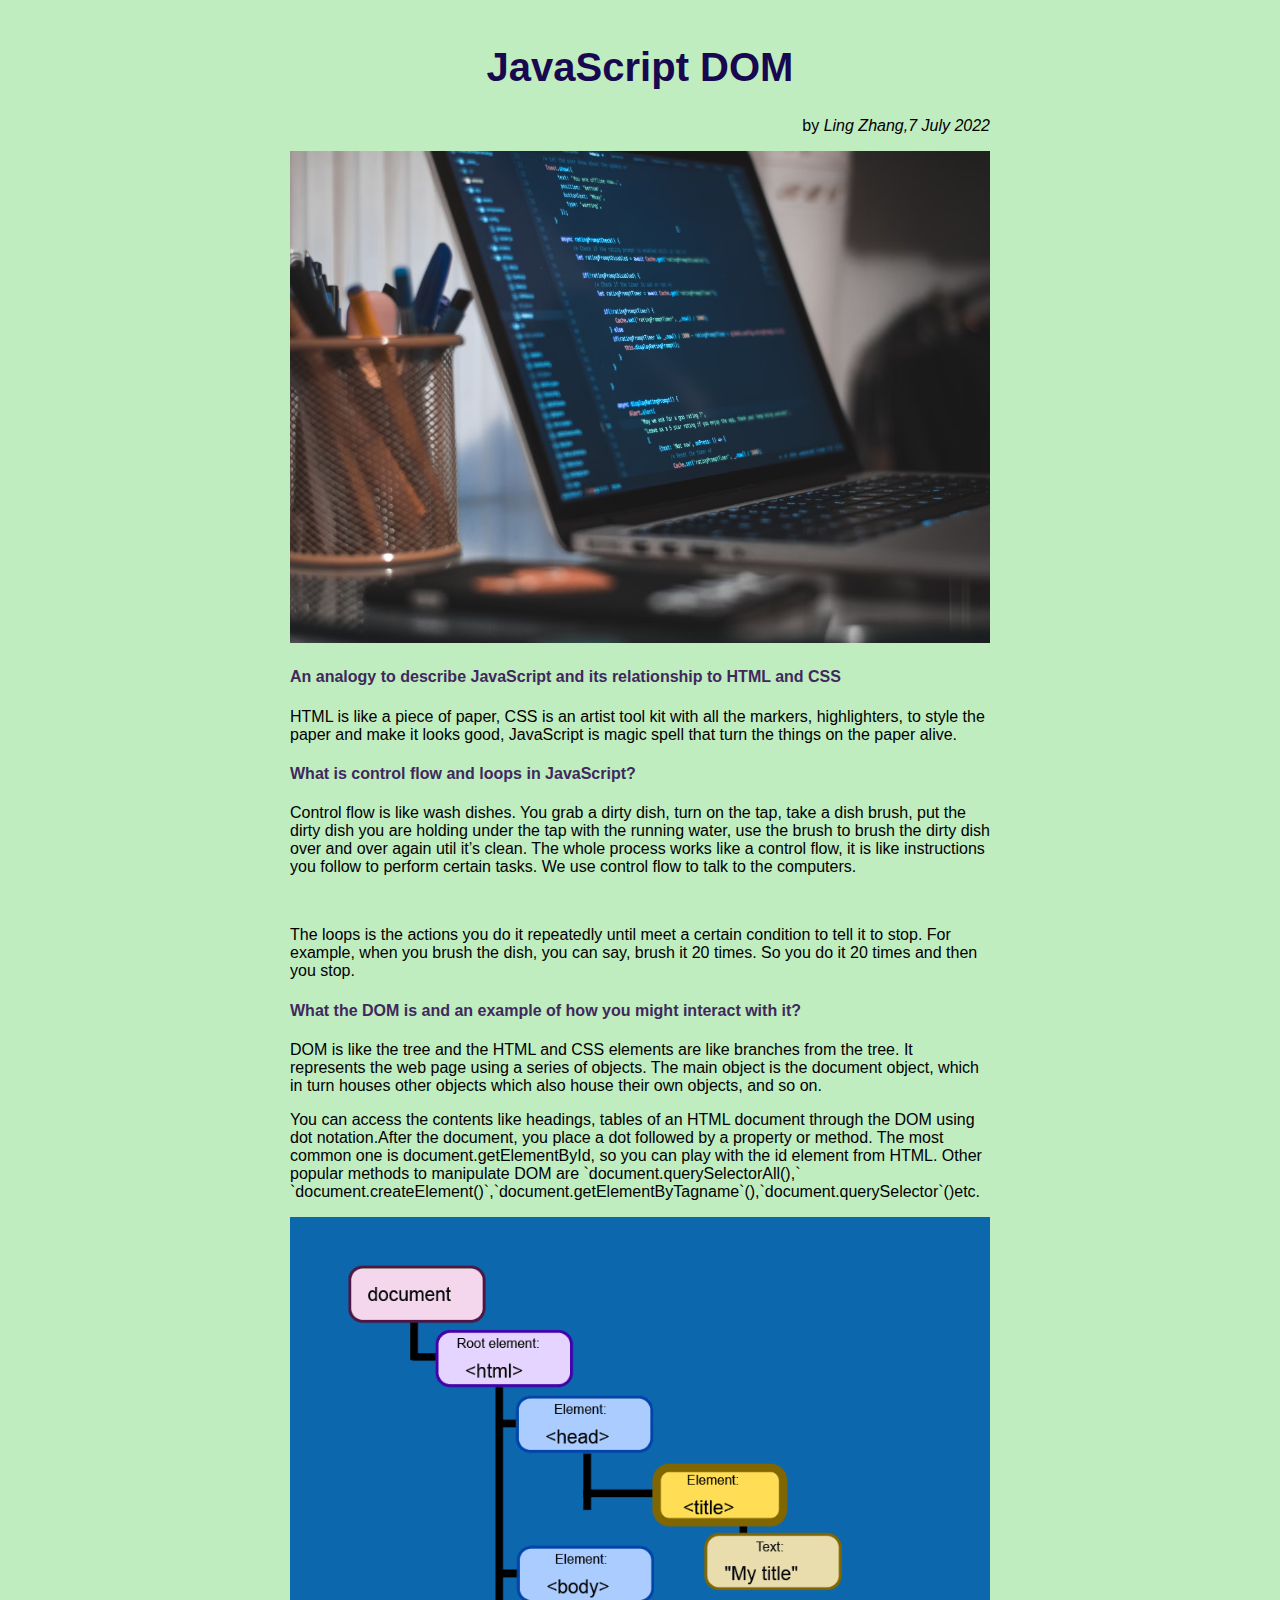
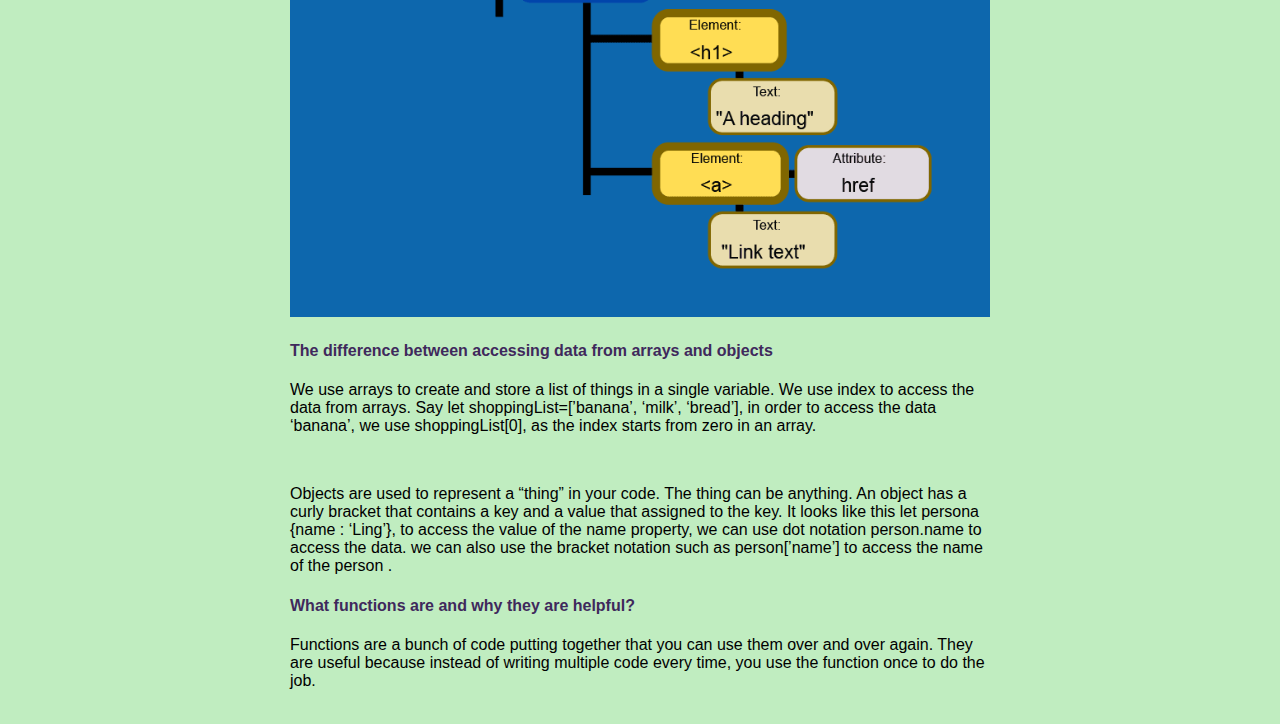
<file: blog/javascript-dom.html>
<!DOCTYPE html>
<html lang="en">
<head>
  <meta charset="UTF-8">
  <meta http-equiv="X-UA-Compatible" content="IE=edge">
  <meta name="viewport" content="width=device-width, initial-scale=1.0">
  <title>Sprint 3 Tech JavaScript DOM</title>
  <link href="../main.css" rel="stylesheet" type="text/css">
</head>

<body>
  <article class="article">
    <h1>JavaScript    DOM</h1>
    <p class="author">by <i>Ling Zhang,7 July 2022</i></p>
    <div>
      <img src="../images/JS-DOM-background.png" width="100%">
    </div>

  <h4>An analogy to describe JavaScript and its relationship to HTML and CSS</h4>
  <p>
    HTML is like a piece of paper, CSS is an artist tool kit with all the markers,  highlighters,  to style the paper and make it looks good, JavaScript is magic spell that turn the things on the paper alive. 
  </p>

  <h4>What is control flow and loops in JavaScript?</h4>
  <p>
    Control flow is like wash dishes. You grab a dirty dish, turn on the tap, take a dish brush, put the dirty dish you are holding under the tap with the running water, use the brush to brush the dirty dish over and over again util it’s clean. The whole process works like a control flow, it is like instructions you follow to perform certain tasks. We use control flow to talk to the computers. 
  </p><br>
  <p>
    The loops is the actions you do it repeatedly until meet a certain condition to tell it to stop. For example, when you brush the dish, you can say, brush it 20 times. So you do it 20 times and then you stop. 
  </p>

  <h4>What the DOM is and an example of how you might interact with it?</h4>
  <p>
    DOM  is like the tree and the HTML and CSS elements are like branches from the tree. It represents the web page using a‌‌ series of objects. The main object is the document object, which in turn houses other objects which also house their own objects, and so on.
  </p>
  <p>
    You can access the contents like headings, tables of an HTML document through the DOM using dot notation.After the document, you place a dot followed by a property or method.

     The most common one is document.getElementById, so you can play with the id element from HTML. Other popular methods to manipulate DOM are `document.querySelectorAll(),` `document.createElement()`,`document.getElementByTagname`(),`document.querySelector`()etc.
  </p>
  <img src="../images/JS-DOM.png">
  
  <h4>The difference between accessing data from arrays and objects</h4>
  <p>
    We use arrays  to create and store a list of things in a single variable. We use index to access the data from arrays. Say let shoppingList=[’banana’, ‘milk’, ‘bread’], in order to access the data ‘banana’, we use shoppingList[0], as the index starts from zero in an array.
  </p><br>
  <p>
    Objects are used to represent a “thing” in your code. The thing can be anything. An object has a curly bracket that contains a key and a value that assigned to the key. It looks like this let persona {name : ‘Ling’}, to access the value of the name property, we can use dot notation person.name to access the data. we can also use the bracket notation such as person[’name’] to access the name of the person .
  </p>

  <h4>What functions are and why they are helpful?</h4>
  <p>
    Functions are a bunch of code putting together that you can use them over and over again. They are useful because instead of writing multiple code every time, you use the function once to do the job. 
  </p>

  </article> 
</body>

</html>
</file>
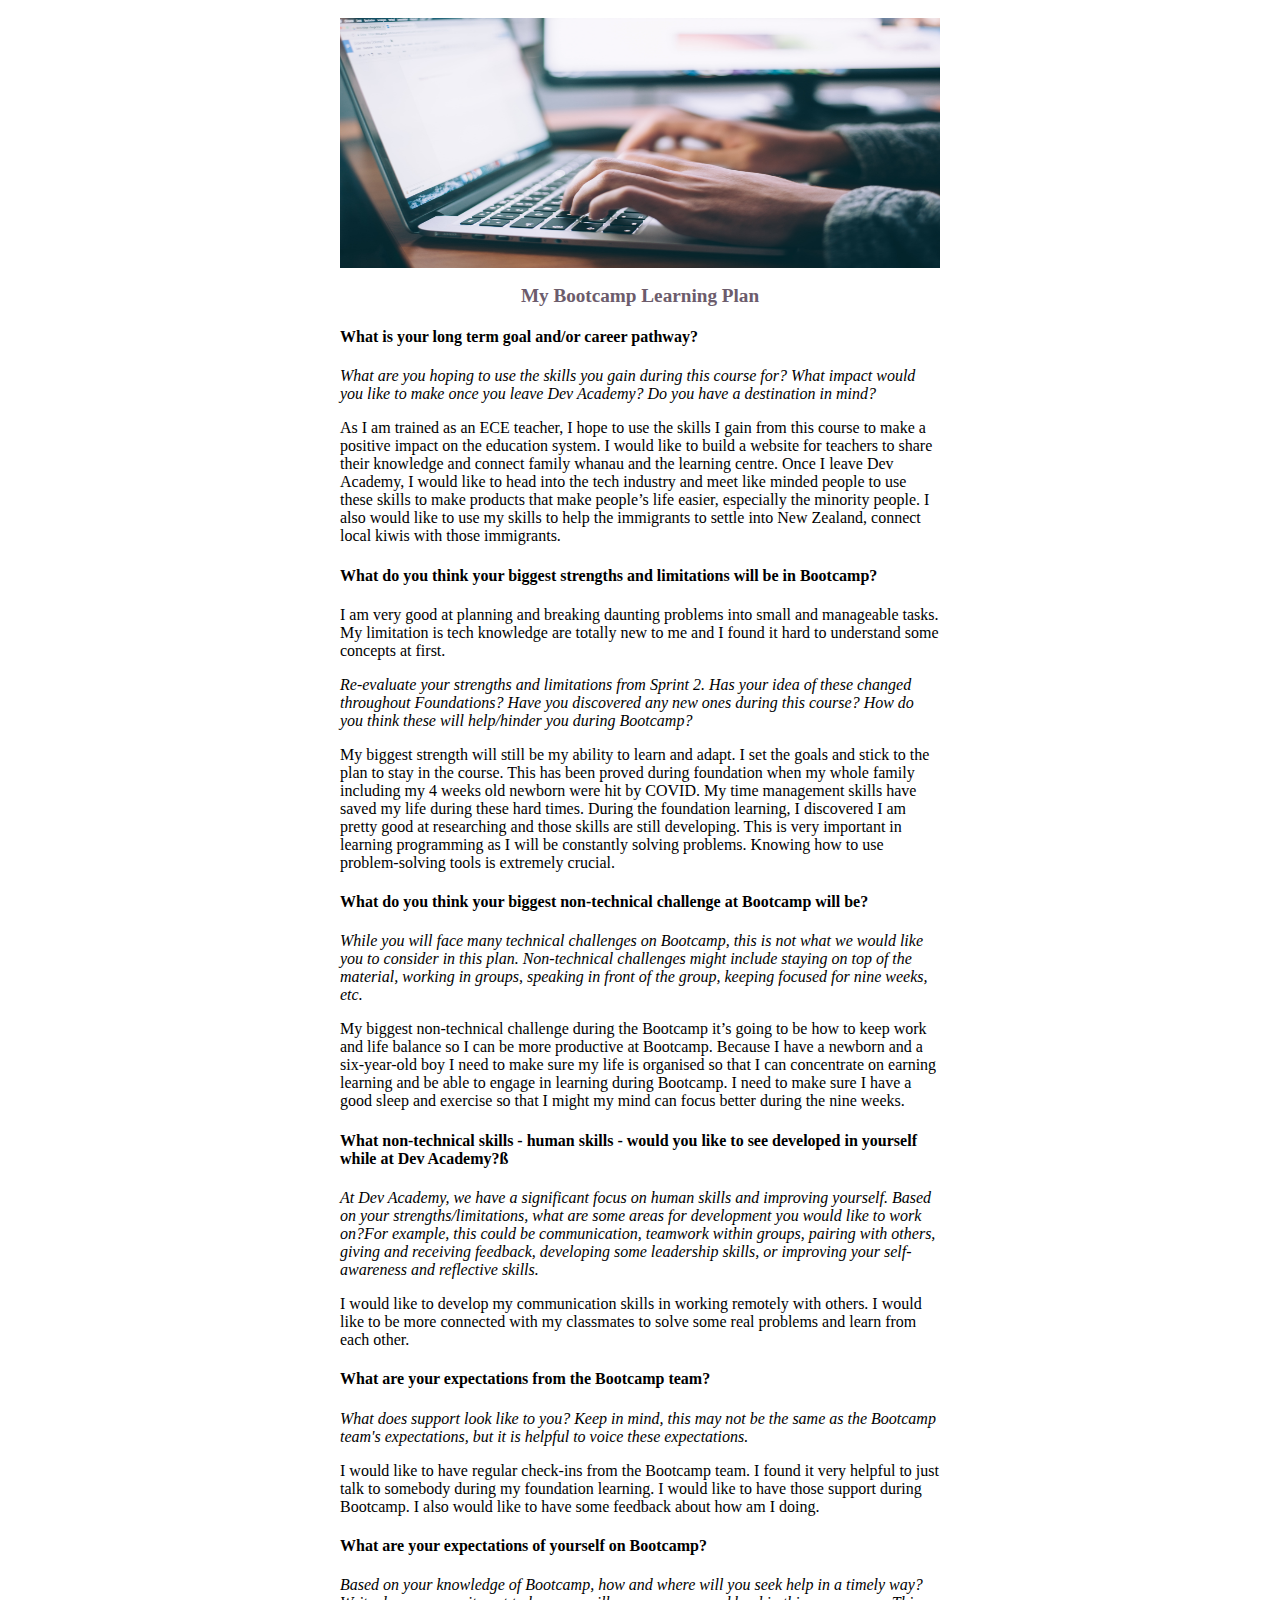
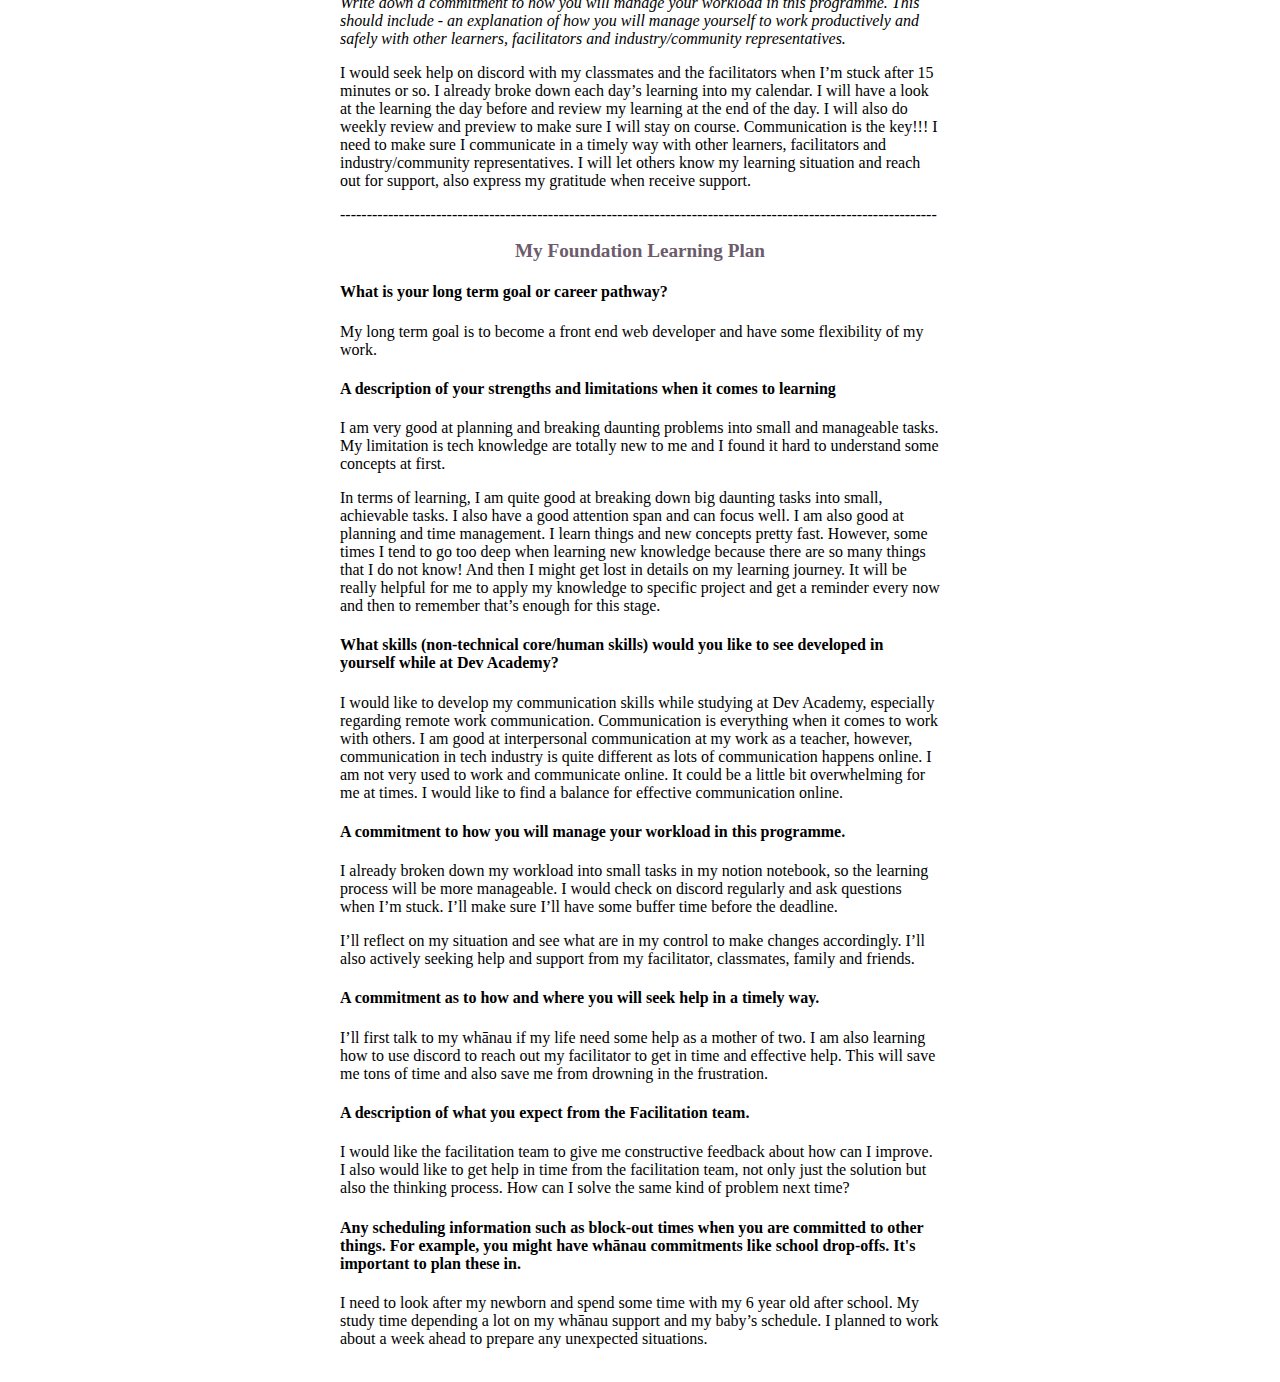
<file: blog/learning-plan.html>
<!DOCTYPE html>
<html>

<head>
	<style>
		article {
			width: 600px;
			border: 2px rgb(233, 208, 208);
			padding: 10px;
			border-radius: 10px;
			margin: 0 auto;
		}

		h1 {
			color: rgb(108, 92, 108);
      text-align: center;
      font-size: larger;
		}
	</style>
</head>

<body>
	<article>
		<img src="../images/learning-plan-pic.jpg"
			alt="" width="600" height="250"
			class="alignnone size-medium wp-image-560930" />
    <section>

    <h1>My Bootcamp Learning Plan</h1>
		<h4>What is your long term goal and/or career pathway?</h4>
    <p>
			<i> What are you hoping to use the skills you gain during this course for? What impact would you like to make once you leave Dev Academy? Do you have a destination in mind?</i> 
		</p>
    <p>
      As I am trained as an ECE teacher, I hope to use the skills I gain from this course to make a positive impact on the education system. I would like to build a website for teachers to share their knowledge and connect family whanau and the learning centre. Once I leave Dev Academy, I would like to head into the tech industry and meet like minded people to use these skills to make products that make people’s life easier, especially the minority people. I also would like to use my skills to help the immigrants to settle into New Zealand, connect local kiwis with those immigrants.
    </p>
    <h4>What do you think your biggest strengths and limitations will be in Bootcamp?</h4>
      <p>
			I am very good at planning and breaking daunting problems into small and manageable tasks. My limitation is tech knowledge are totally new to me and I found it hard to understand some concepts at first. 
		  </p>
      <P>
      <i>Re-evaluate your strengths and limitations from Sprint 2. Has your idea of these changed throughout Foundations? Have you discovered any new ones during this course? How do you think these will help/hinder you during Bootcamp?</i>
      </P>
      <p>
        My biggest strength will still be my ability to learn and adapt. I set the goals and stick to the plan to stay in the course. This has been proved during foundation when my whole family including my 4 weeks old newborn were hit by COVID. My time management skills have saved my life during these hard times. During the foundation learning, I discovered I am pretty good at researching and those skills are still developing. This is very important in learning programming as I will be constantly solving problems. Knowing how to use problem-solving tools is extremely crucial.
      </p>

    <h4>
      What do you think your biggest non-technical challenge at Bootcamp will be?
    </h4>
      <p><i>While you will face many technical challenges on Bootcamp, this is not what we would like you to consider in this plan. Non-technical challenges might include staying on top of the material, working in groups, speaking in front of the group, keeping focused for nine weeks, etc.</i> 
      </p>
      <p>
        My biggest non-technical challenge  during the Bootcamp it’s going to be how to keep work and life balance so I can be more productive at Bootcamp. Because I have a newborn and a six-year-old boy I need to make sure my life is organised so that I can concentrate on earning learning and be able to engage in learning during Bootcamp. I need to make sure I have a good sleep and exercise so that I might my mind can focus better during the nine weeks. 
      </p>
    <h4>
      What non-technical skills - human skills - would you like to see developed in yourself while at Dev Academy?ß
    </h4>
      <p>
      <i>At Dev Academy, we have a significant focus on human skills and improving yourself. Based on your strengths/limitations, what are some areas for development you would like to work on?For example, this could be communication, teamwork within groups, pairing with others, giving and receiving feedback, developing some leadership skills, or improving your self-awareness and reflective skills.</i>
      </p>
      <p>
        I would like to develop my communication skills in working remotely with others. I would like to be more connected with my classmates to solve some real problems and learn from each other.
      </p>
    <h4>What are your expectations from the Bootcamp team?</h4>
      <p>
      <i>What does support look like to you? Keep in mind, this may not be the same as the Bootcamp team's expectations, but it is helpful to voice these expectations.</i>
      </p>
      <p>
       I would like to have regular check-ins from the Bootcamp team. I found it very helpful to just talk to somebody during my foundation learning. I would  like to have those support during Bootcamp. I also would like to have some feedback about how am I doing.
      </p>
    <h4>What are your expectations of yourself on Bootcamp?</h4>
      <p>
      <i>Based on your knowledge of Bootcamp, how and where will you seek help in a timely way?
       Write down a commitment to how you will manage your workload in this programme. This should include - an explanation of how you will manage yourself to work productively and safely with other learners, facilitators and industry/community representatives.</i>
      </p>
      <p>
      I would seek help on discord with my classmates and the facilitators when I’m stuck after 15 minutes or so. I already broke down each day’s learning into my calendar. I will have a look at the learning the day before and review my learning at the end of the day. I will also do weekly review and preview to make sure I will stay on course. Communication is the key!!! I need to make sure I communicate in a timely way with  other learners, facilitators and industry/community representatives. I will let others know my learning situation and reach out for support, also express my gratitude when receive support. 
      </p>

    </section>
<div>
<p>----------------------------------------------------------------------------------------------------------------</p>
</div>
		<h1>My Foundation Learning Plan</h1>
		<h4>What is your long term goal or career pathway?</h4>
    <p>
			My long term goal is to become a front end web developer and have some flexibility of my work. 
		</p>
    <h4>A description of your strengths and limitations when it comes to learning</h4>
      <p>
			I am very good at planning and breaking daunting problems into small and manageable tasks. My limitation is tech knowledge are totally new to me and I found it hard to understand some concepts at first. 
		  </p>
      <P>
      In terms of learning, I am quite good at breaking down big daunting tasks into small, achievable tasks. I also have a good attention span and can focus well. I am also good at planning and time management. I learn things and new concepts pretty fast. However, some times I tend to go too deep when learning new knowledge because there are so many things that I do not know! And then I  might get lost in details on my learning journey. It will be really helpful for me to apply my knowledge to specific project and get a reminder every now and then to remember that’s enough for this stage. 
      </P>
    <h4>
      What skills (non-technical core/human skills) would you like to see developed in yourself while at Dev Academy?
    </h4>
      <p>I would like to develop my communication skills while studying at Dev Academy, especially regarding remote work communication. Communication is everything when it comes to work with others. I am good at interpersonal communication at my work as a teacher, however, communication in tech industry is quite different as lots of communication happens online. I am not very used to work and communicate online. It could be a little bit overwhelming for me at times. I would like to find a balance for effective communication online. </p>
    <h4>
      A commitment to how you will manage your workload in this programme.
    </h4>
      <p>I already broken down my workload into small tasks in my notion notebook,  so the learning process will be more manageable. I would check on discord regularly and ask questions when I’m stuck. I’ll make sure I’ll have some buffer time before the deadline. </p>
      <p>I’ll reflect on my situation and see what are in my control to make changes accordingly. I’ll also actively seeking help and support from my facilitator, classmates, family and friends.  </p>
      <h4>
        A commitment as to how and where you will seek help in a timely way.
      </h4>
        <p>I’ll first talk to my whānau if my life need some help as a mother of two. I am also learning how to use discord to reach out my facilitator to get in time and effective help. This will save me tons of time and also save me from drowning in the frustration.  </p>
      <h4>A description of what you expect from the Facilitation team.</h4>
        <p>I would like the facilitation team to give me constructive feedback about how can I improve. I also would like to get help in time from the facilitation team, not only just the solution but also the thinking process. How can I solve the same kind of problem next time?  </p>
      <h4>Any scheduling information such as block-out times when you are committed to other things. For example, you might have whānau commitments like school drop-offs. It's important to plan these in.</h4>
        <p>I need to look after my newborn and spend some time with my 6 year old after school. My study time depending a lot on my whānau support and my baby’s schedule. I planned to work about a week ahead to prepare any unexpected situations.  </p>
    </article>
</body>

</html>
</file>
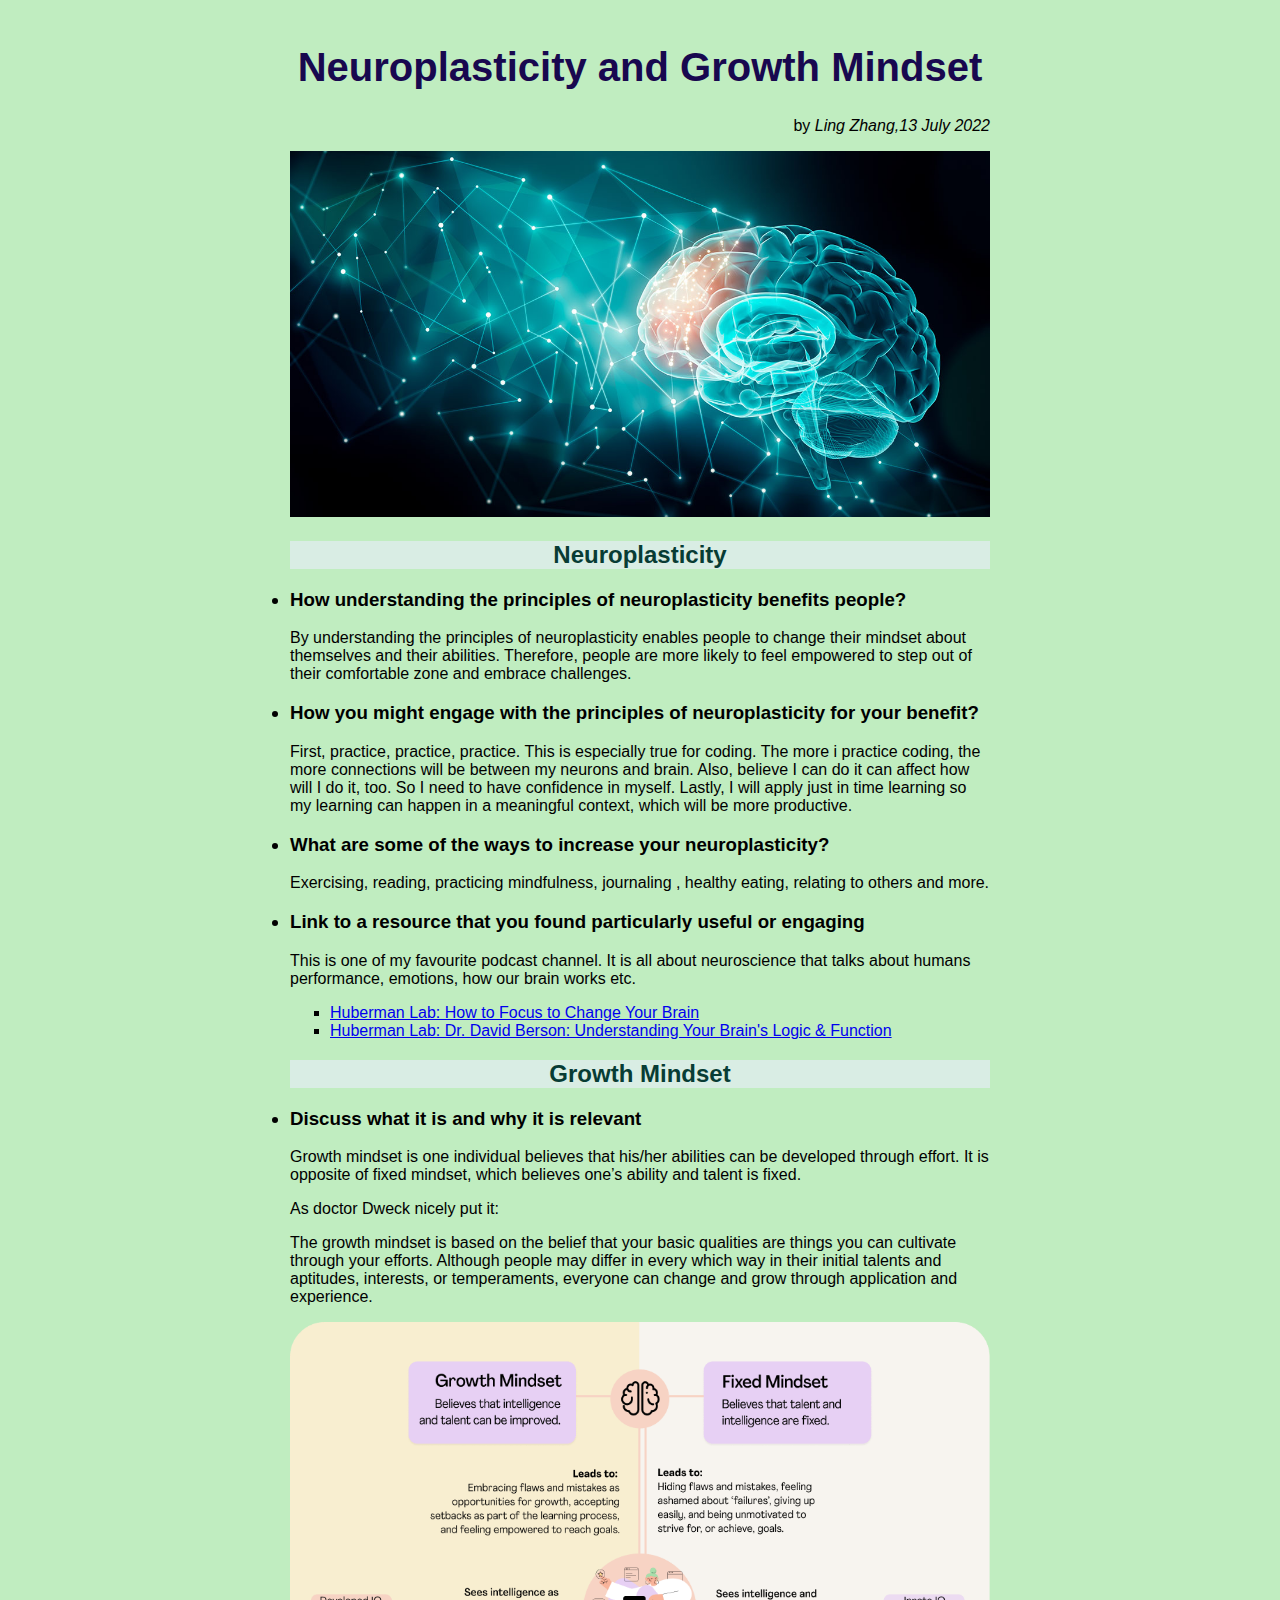
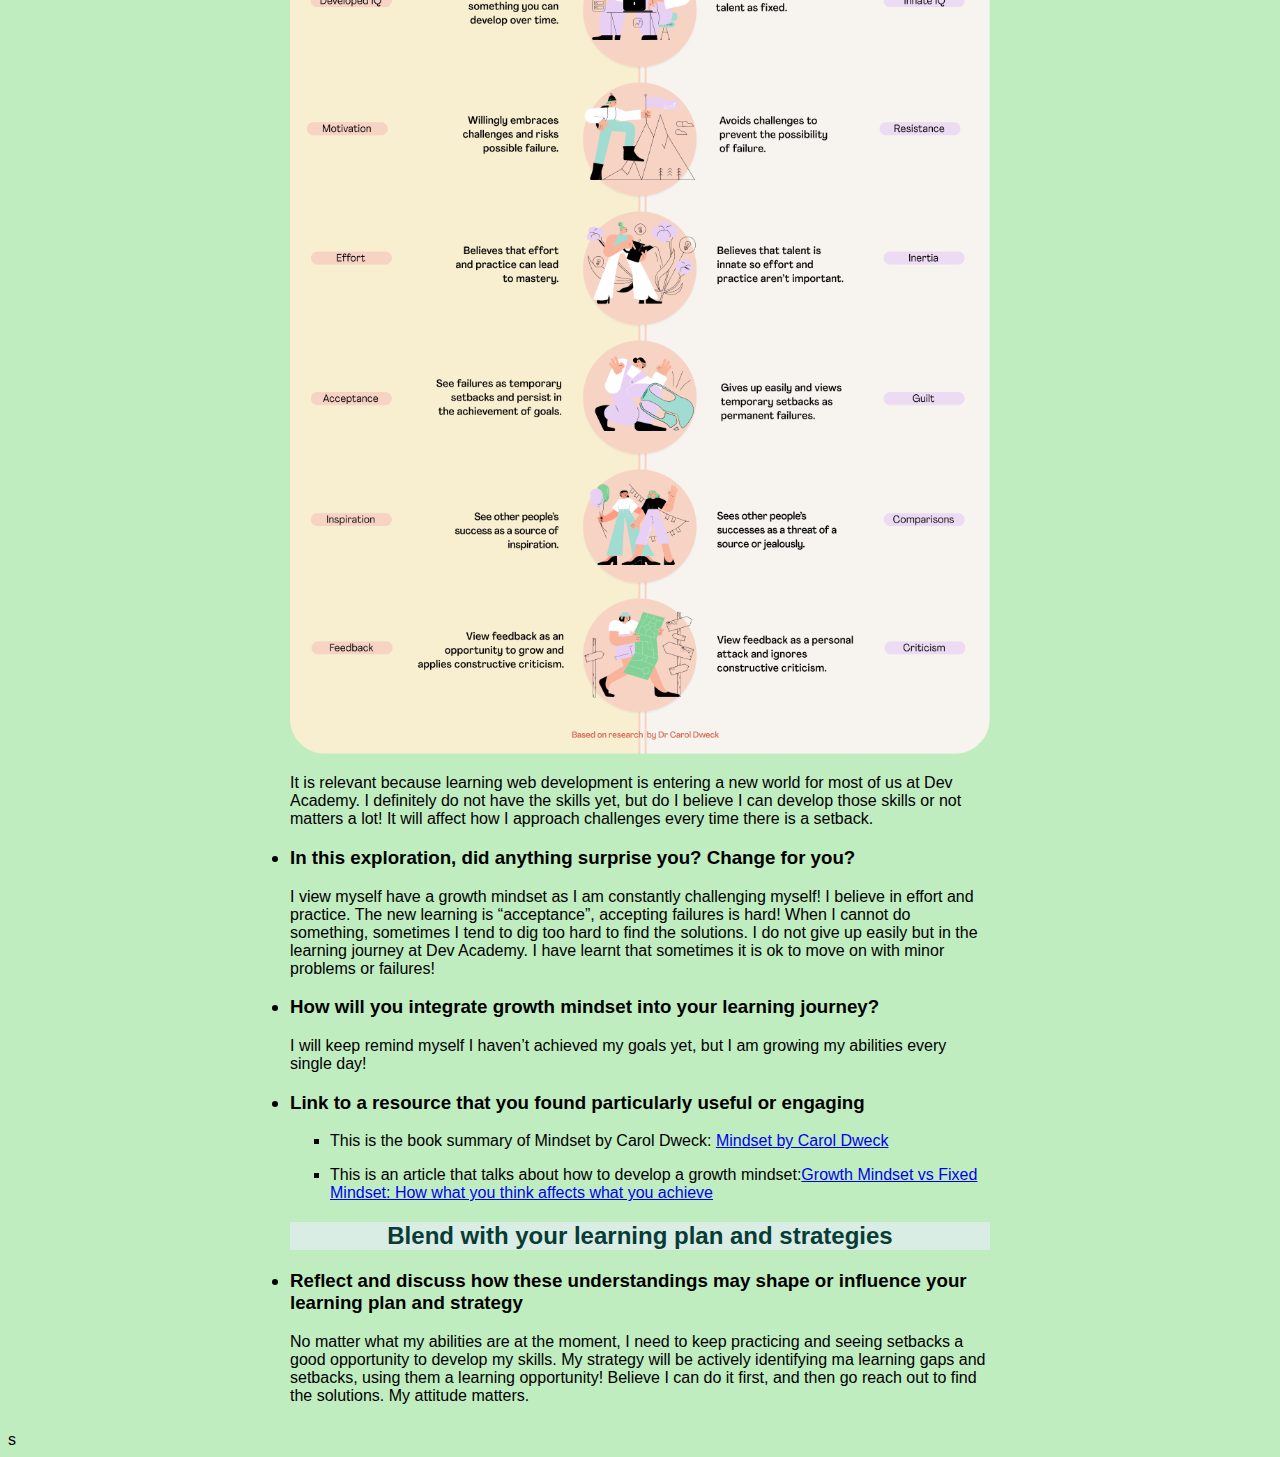
<file: blog/neuroplasticity.html>
<!DOCTYPE html>
<html lang="en">
<head>
  <meta charset="UTF-8">
  <meta http-equiv="X-UA-Compatible" content="IE=edge">
  <meta name="viewport" content="width=device-width, initial-scale=1.0">
  <title>Sprint 4: Culture Blog: Mindset</title>
  <link href="../main.css" rel="stylesheet" type="text/css">
</head>

<body>
  <article>
    <h1> Neuroplasticity and Growth Mindset</h1>
      <p class="author">by <i>Ling Zhang,13 July 2022</i></p>
      <div>
        <img src="../images/Neurological_Braine.jpeg" width="100%">
      </div>
      <h2 >Neuroplasticity</h2>
      <h3>How understanding the principles of neuroplasticity benefits people? </h3>
      <p>
        By understanding the principles of neuroplasticity enables people to change their mindset about themselves and their abilities. Therefore, people are more likely to feel empowered to step out of their comfortable zone and embrace challenges. 
      </p>
      <h3>How you might engage with the principles of neuroplasticity for your benefit?</h3>
      <p>
        First, practice, practice, practice. This is especially true for coding. The more i practice coding, the more connections will be between my neurons and brain.  Also, believe I can do it can affect how will I do it, too. So I need to have confidence in myself.  Lastly, I will apply just in time learning so my learning can happen in a meaningful context, which will be more productive. 
      </p>
      <h3> What are some of the ways to increase your neuroplasticity?</h3>
      <p>
        Exercising, reading, practicing mindfulness, journaling , healthy eating, relating to others and more.
      </p>
      <h3> Link to a resource that you found particularly useful or engaging</h3>
      <p>
        This is one of my favourite podcast channel. It is all about neuroscience that talks about humans performance, emotions, how our brain works etc.
      </p>
      <ul class="b">
        <li><a href="https://podcasts.apple.com/nz/podcast/huberman-lab/id1545953110?i=1000508170923" >Huberman Lab: How to Focus to Change Your Brain</a></li>
        <li><a href="https://podcasts.apple.com/nz/podcast/huberman-lab/id1545953110?i=1000544786845">Huberman Lab: Dr. David Berson: Understanding Your Brain's Logic & Function</a></li>
     </ul>
     <h2 >Growth Mindset</h2>
     <h3>Discuss what it is and why it is relevant</h3>
     <p>
      Growth mindset is one individual believes that his/her abilities can be developed through effort. It is opposite of fixed mindset, which believes one’s ability and talent is fixed. 
     </p>As doctor Dweck nicely put it:
     <p>
      The growth mindset is based on the belief that your basic qualities are things you can cultivate through your efforts. Although people may differ in every which way in their initial talents and aptitudes, interests, or temperaments, everyone can change and grow through application and experience.
     </p>
     <div>
      <img src="../images/growth mindset.png" width="100%">
    </div>
    <p>
      It is relevant because learning web development is entering a new world for most of us at Dev Academy. I definitely do not have the skills yet, but do I believe I can develop those skills or not matters a lot! It will affect how I approach challenges every time there is a setback.
    </p>

    <h3> In this exploration, did anything surprise you? Change for you?</h3>
    <p>
      I view myself have a growth mindset as I am constantly challenging myself! I believe in effort and practice. The new learning is “acceptance”, accepting failures is hard! When I cannot do something, sometimes I tend to dig too hard to find the solutions. I do not give up easily but in the learning journey at Dev Academy. I have learnt that sometimes it is ok to move on with minor problems or failures! 
    </p>
    <h3> How will you integrate growth mindset into your learning journey?</h3>
     <p>
      I will keep remind myself I haven’t achieved my goals yet, but I am growing my abilities every single day!
     </p>
    <h3> Link to a resource that you found particularly useful or engaging</h3>
    <ul class="b">
      <li>This is the book summary of Mindset by Carol Dweck: <a href="https://www.samuelthomasdavies.com/book-summaries/psychology/mindset/">Mindset by Carol Dweck</a>
      </li>
    </ul>
    <ul class="b">
       <li>This is an article that talks about how to develop a growth mindset:<a href="https://www.mindsethealth.com/matter/growth-vs-fixed-mindset">Growth Mindset vs Fixed Mindset: How what you think affects what you achieve</a>
       </li>
    </ul>
    <h2>Blend with your learning plan and strategies</h2>
    <h3>Reflect and discuss how these understandings may shape or influence your learning plan and strategy</h3>
    <p>
      No matter what my abilities are at the moment, I need to keep practicing and seeing setbacks a good opportunity to develop my skills. My strategy will be actively identifying ma learning gaps and setbacks, using them a learning opportunity! Believe I can do it first, and then go reach out to find the solutions. My attitude matters.
    </p>
  </article>
</body>s
</html>
</file>
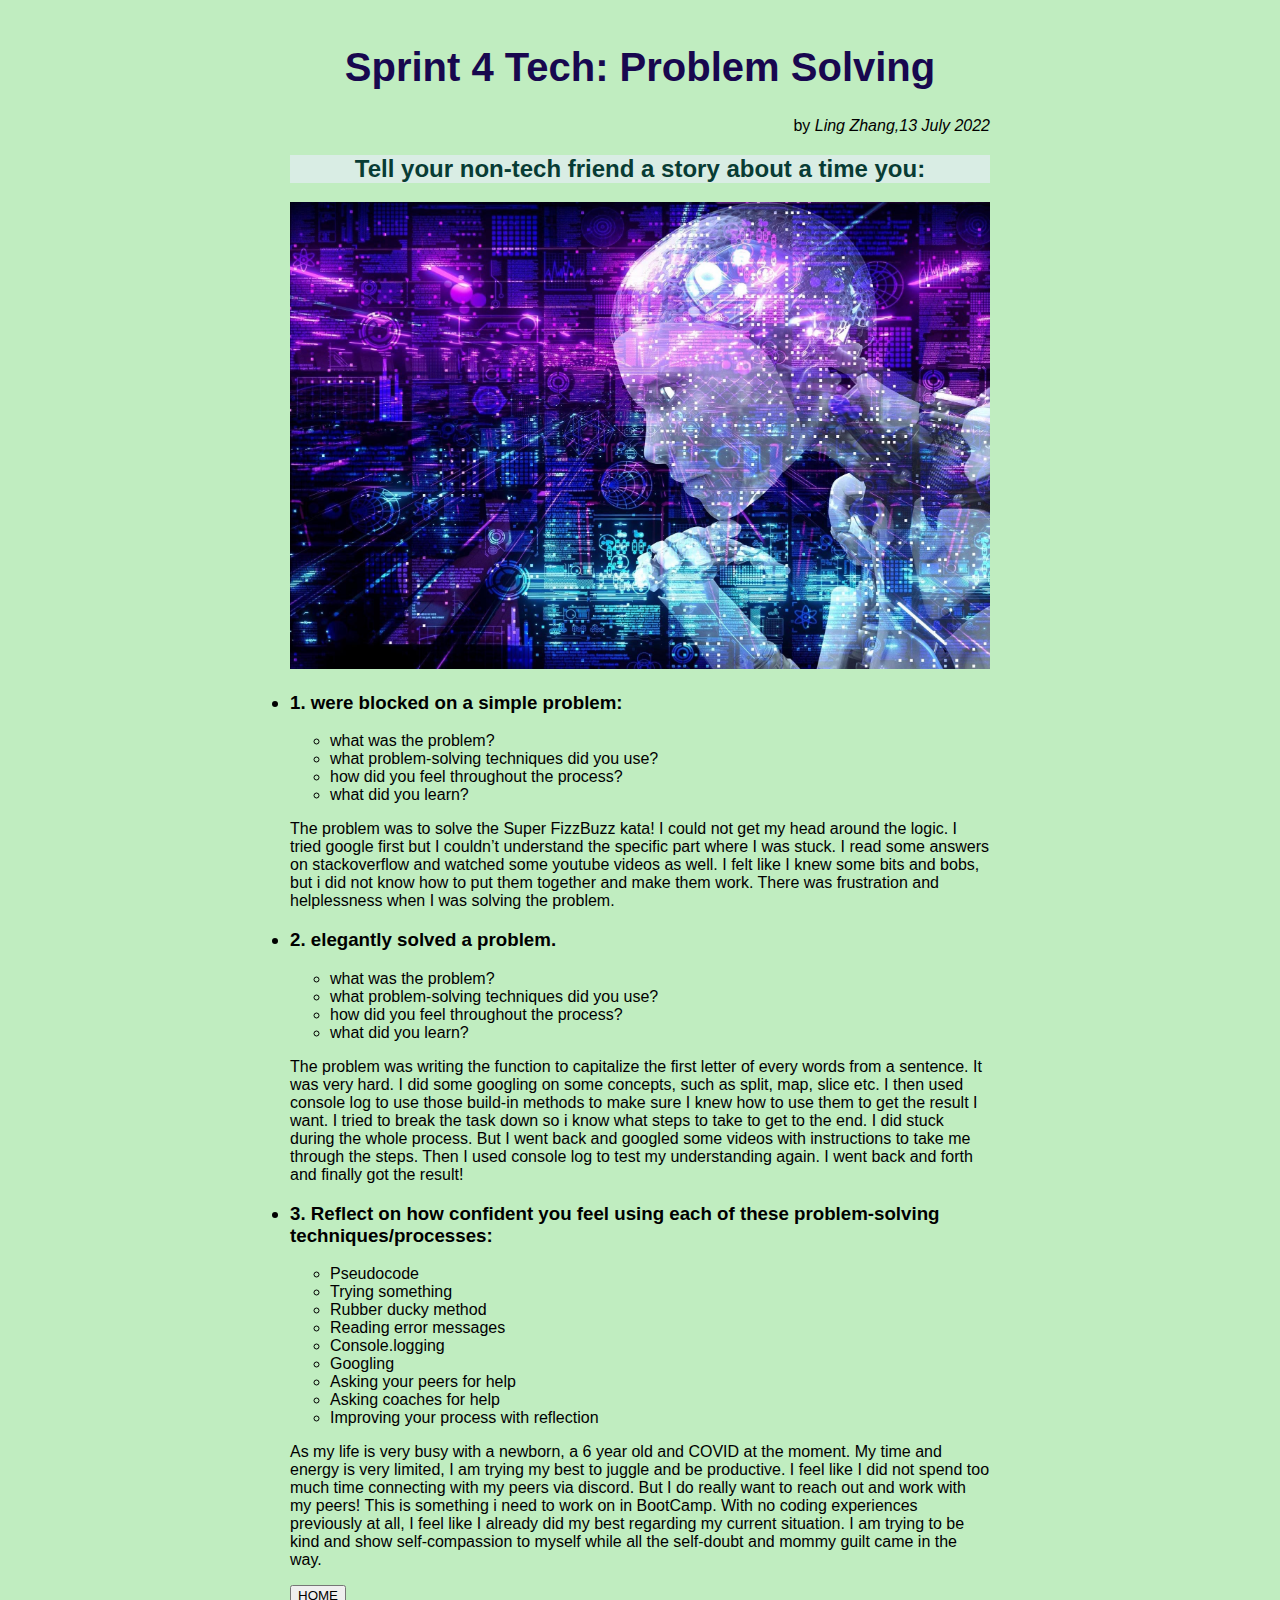
<file: blog/problem-solving.html>
<!DOCTYPE html>
<html lang="en">
<head>
  <meta charset="UTF-8">
  <meta http-equiv="X-UA-Compatible" content="IE=edge">
  <meta name="viewport" content="width=device-width, initial-scale=1.0">
  <title>Sprint 4 Tech: Problem Solving</title>
  <link href="../main.css" rel="stylesheet" type="text/css">
</head>
<body>
  <article>
    <h1>Sprint 4 Tech: Problem Solving</h1>
    <p class="author">by <i>Ling Zhang,13 July 2022</i></p>
    <h2>Tell your non-tech friend a story about a time you:</h2>
    <div>
      <img src="../images/problem-solving pic2.jpeg" width="100%">
    </div>
    <h3>1. were blocked on a simple problem:</h3>
    <ul class="a">
      <li>
        what was the problem?
      </li>
      <li>
        what problem-solving techniques did you use?
      </li>
      <li>
        how did you feel throughout the process?
      </li>
      <li>
        what did you learn?
      </li>
    </ul>
    <p>
      The problem was to solve the Super FizzBuzz kata! I could not get my head around the logic. I tried google first but I couldn’t understand the specific part where I was stuck. I read some answers on stackoverflow and watched some youtube videos as well. I felt like I knew some bits and bobs, but i did not know how to put them together and make them work. There was frustration and helplessness when I was solving the problem. 
    </p>
    <h3>2. elegantly solved a problem.</h3>
    <ul class="a">
      <li>
        what was the problem?
      </li>
      <li>
        what problem-solving techniques did you use?
      </li>
      <li>
        how did you feel throughout the process?
      </li>
      <li>
        what did you learn?
      </li>
    </ul>
    <p>
      The problem was writing the function to capitalize the first letter of every words from a sentence. It was very hard. I did some googling on some concepts, such as split, map, slice etc. I then used console log to use those build-in methods to make sure I knew how to use them to get the result I want. I tried to break the task down so i know what steps to take to get to the end. I did stuck during the whole process. But I went back and googled some videos with instructions to take me through the steps. Then I used console log to test my understanding again. I went back and forth and finally got the result!
    </p>
    <h3>3. Reflect on how confident you feel using each of these problem-solving techniques/processes:</h3>
    <ul class="a">
      <li>
        Pseudocode
      </li>
      <li>
        Trying something
      </li>
      <li>
        Rubber ducky method
      </li>
      <li>
        Reading error messages
      </li>
      <li>
        Console.logging
      </li>
      <li>
        Googling
      </li>
      <li>
        Asking your peers for help
      </li>
      <li>
        Asking coaches for help
      </li>
      <li>
        Improving your process with reflection
      </li>
    </ul>
    <p>
      As  my life is very busy with a newborn, a 6 year old and COVID at the moment. My time and energy is very limited, I am trying my best to juggle and be productive. I feel like I did not spend too much time connecting with my peers via discord. But I do really want to reach out and work with my peers! This is something i need to work on in BootCamp. With no coding experiences previously at all, I feel like I already did my best regarding my current situation. I am trying to be kind and show self-compassion to myself while all the self-doubt and mommy guilt came in the way.
    </p>
    <a href="https://ling-starts-code.github.io/index.html"><button type="button" >HOME</button></a>
  </article>
</body>
</html>
</file>
<file: main.css>
article {
  width: 700px;
  border: 2px rgb(233, 208, 208);
  padding: 10px;
  border-radius: 10px;
  margin: 0 auto;
}
.button {
  border: none;
  color: white;
  padding: 15px 32px;
  text-align: center;
  text-decoration: none;
  display: inline-block;
  font-size: 16px;
  margin: 4px 2px;
  cursor: pointer;
}
h1 {
  color: rgb(24, 8, 79);
  font-size: 40px;
  text-align: center;
}
h2 {
  text-align: center;
  color: rgb(8, 60, 52);
  background-color: rgb(217, 237, 228);
}
h3 {
  font-family:'Lucida Sans', 'Lucida Sans Regular', 'Lucida Grande', 'Lucida Sans Unicode', Geneva, Verdana, sans-serif
}
h3 {
  display: list-item;                                           */
  margin-left : 1em
}
h4{
  color: rgb(63, 41, 92);
}
ul.a {
  list-style-type: circle;
}
ul.b {
  list-style-type: square;
}
body { 
  font-family: 'Helvetica';
}

img {
  width: 100%;
  height: auto;
}
.author{
  text-align: right;
}
.center {
  display: block;
  margin-left: auto;
  margin-right: auto;
  width: 95%;
}
@media screen and (min-width : 320px) and (max-width : 480px){
  body{
  background-color: white;
  }
}

@media screen and (min-width : 768px) and (max-width : 1024px){
  body{
  background-color: rgb(134, 134, 167);
  }
}

@media screen and (min-width : 1024px){
  body{
  background-color: rgb(192, 237, 192);
  }
}

@media screen and (min-width : 1284px){
  body{
  background-color: rgb(243, 199, 216);
  }
}
</file>
